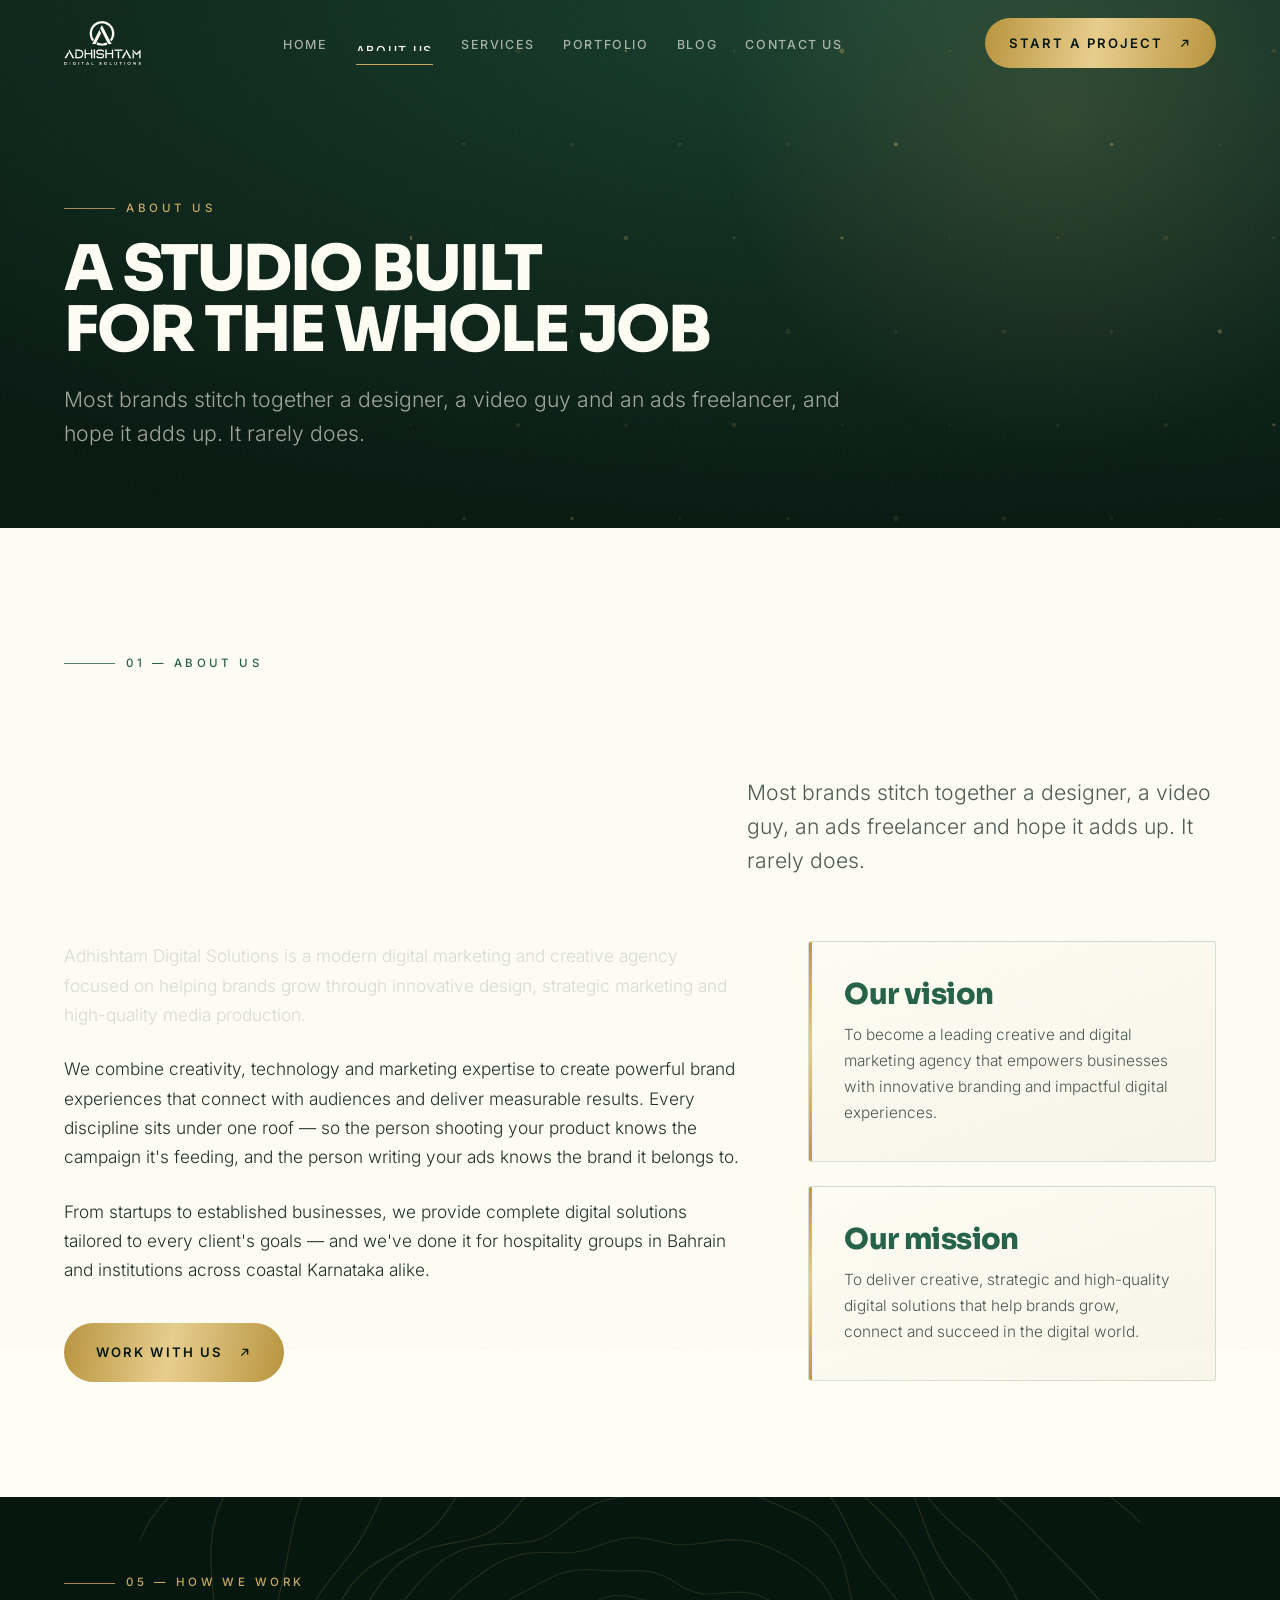
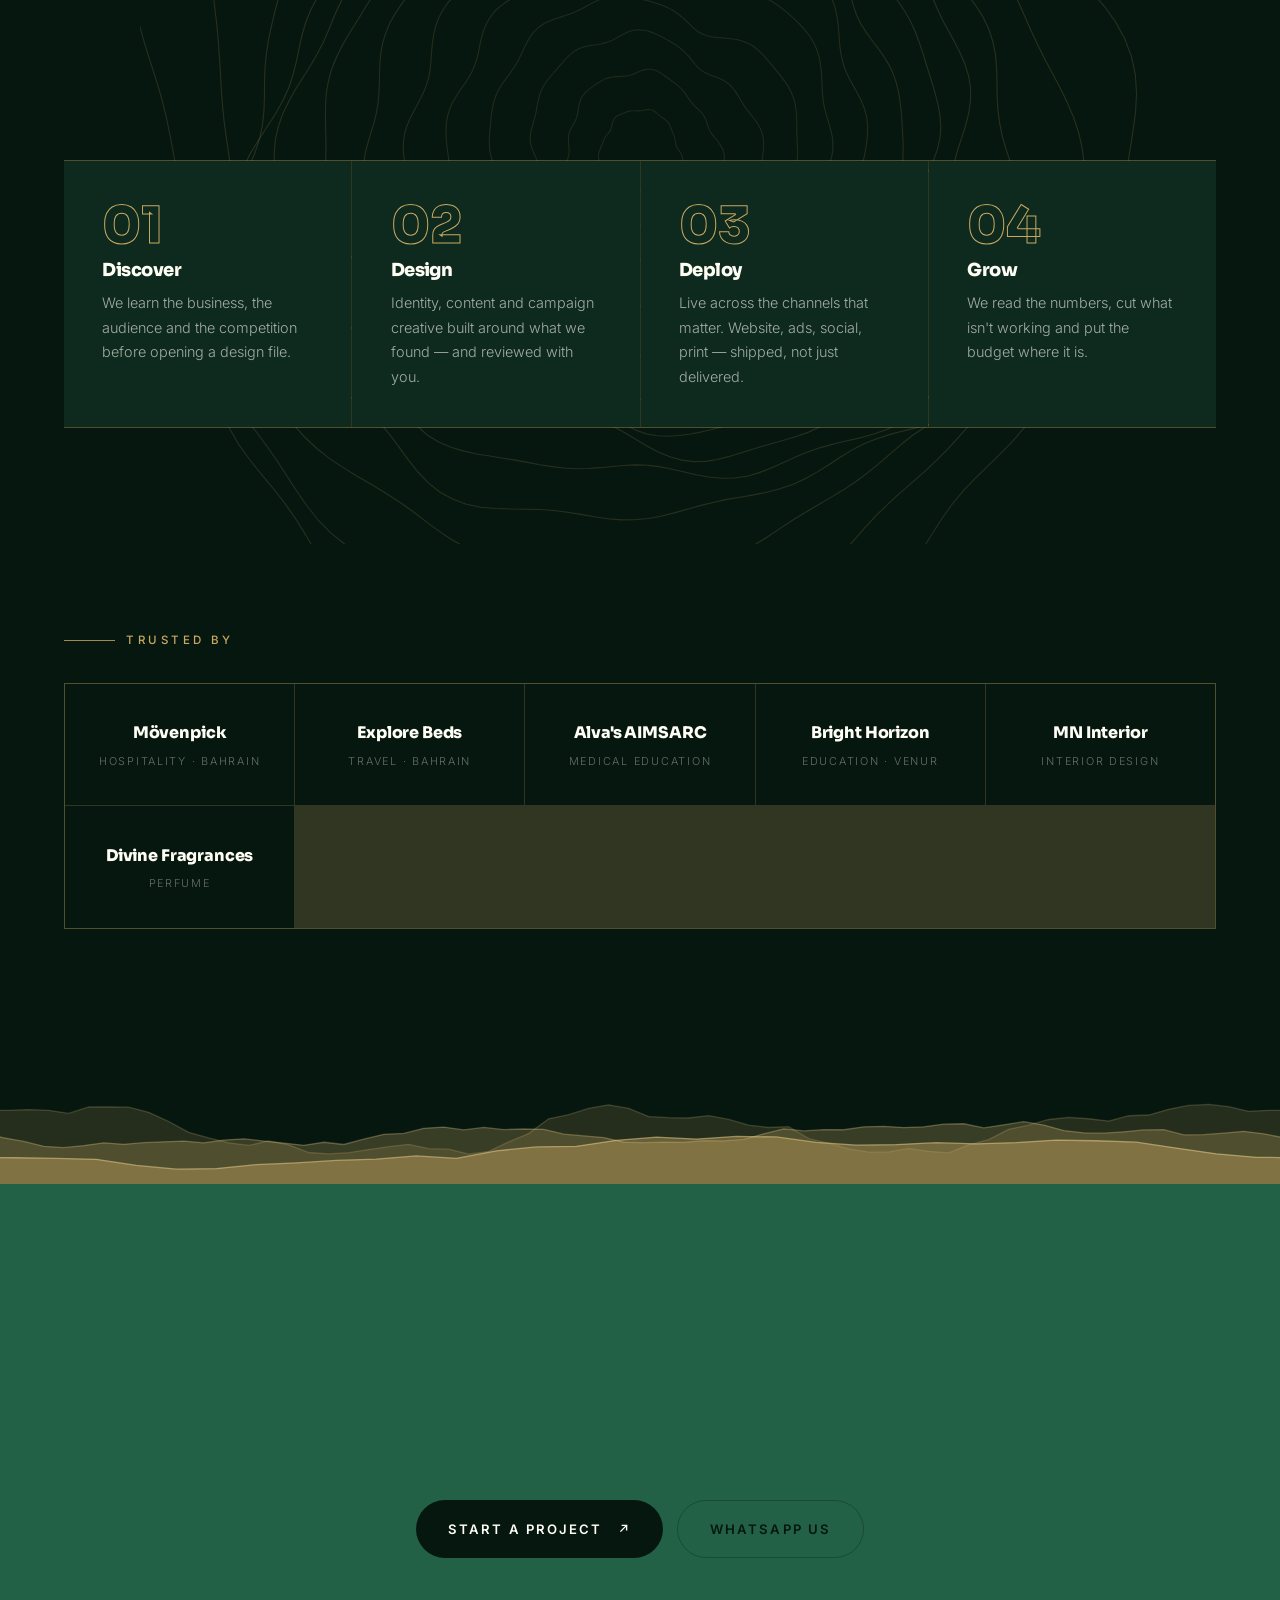
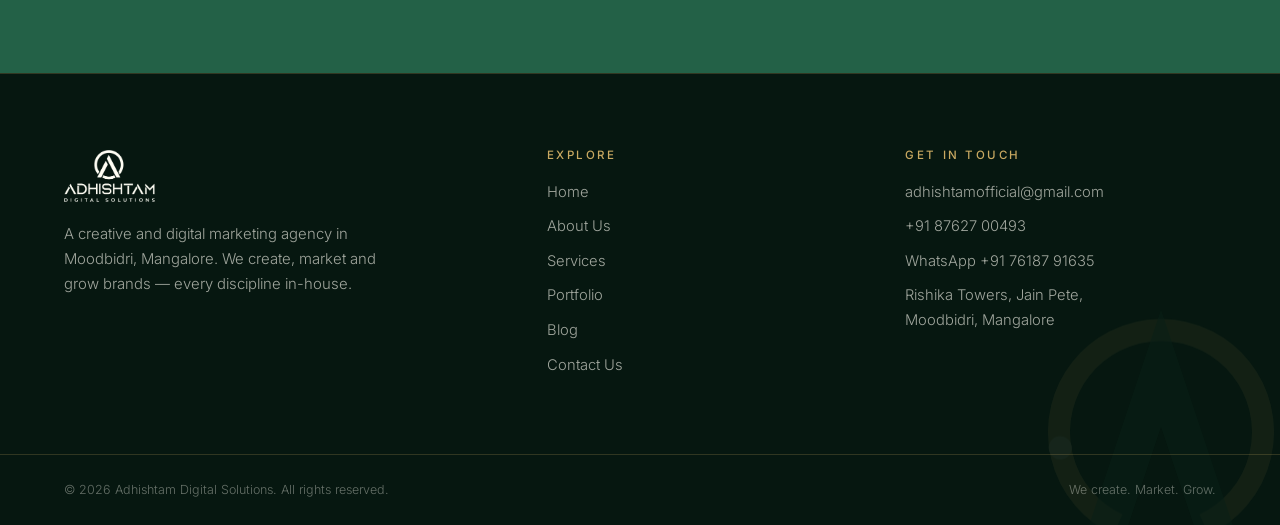
<file: about.html>
<!doctype html>
<html lang="en">
<head>
<meta charset="utf-8">
<meta name="viewport" content="width=device-width, initial-scale=1">
<title>About Us — Adhishtam Digital Solutions</title>
<meta name="description" content="A creative and digital marketing agency in Moodbidri, Mangalore. Every discipline in-house, from brand strategy to print production — for clients across coastal Karnataka and the Gulf.">
<meta name="theme-color" content="#061710">
<link rel="canonical" href="https://adhishtam.com/about.html">
<link rel="icon" href="assets/img/favicon.svg" type="image/svg+xml">
<link rel="apple-touch-icon" href="assets/img/logo-full.png">

<!-- Social scrapers do not resolve relative URLs — these must stay absolute. -->
<meta property="og:type" content="website">
<meta property="og:url" content="https://adhishtam.com/about.html">
<meta property="og:site_name" content="Adhishtam Digital Solutions">
<meta property="og:title" content="About Us — Adhishtam Digital Solutions">
<meta property="og:description" content="A creative and digital marketing agency in Moodbidri, Mangalore. Every discipline in-house, from brand strategy to print production — for clients across coastal Karnataka and the Gulf.">
<meta property="og:image" content="https://adhishtam.com/assets/img/og-card.png">
<meta property="og:image:width" content="1200">
<meta property="og:image:height" content="630">
<meta property="og:image:alt" content="Adhishtam Digital Solutions — we create, market, grow">
<meta name="twitter:card" content="summary_large_image">

<!-- Fonts are self-hosted: no third-party connection to negotiate on a phone,
     and no render-blocking stylesheet on someone else's server. -->
<link rel="preload" href="assets/fonts/sora-var.woff2" as="font" type="font/woff2" crossorigin>
<link rel="preload" href="assets/fonts/inter-var.woff2" as="font" type="font/woff2" crossorigin>
<link rel="stylesheet" href="assets/css/style.css">
<script>document.documentElement.classList.add('js');</script>
</head>
<body>
<a class="skip" href="#main">Skip to content</a>
<div class="progress" id="progress"></div>
<div class="cursor" id="cursor" aria-hidden="true"><span class="cursor__label">View</span></div>
<div class="cursor-dot" id="cursorDot" aria-hidden="true"></div>
<div class="grain" aria-hidden="true"></div>
<!-- nav -->
<header class="nav" id="nav">
  <div class="nav__inner">
    <a class="nav__logo" href="index.html" aria-label="Adhishtam Digital Solutions — home">
      <img src="assets/img/logo-full-cream.png" alt="Adhishtam Digital Solutions" width="1000" height="572">
    </a>
    <nav class="nav__links" aria-label="Primary">
      <a class="nav__link" href="index.html"><span class="swap"><b data-txt="Home">Home</b></span></a>
      <a class="nav__link is-active" href="about.html" aria-current="page"><span class="swap"><b data-txt="About Us">About Us</b></span></a>
      <a class="nav__link" href="services.html"><span class="swap"><b data-txt="Services">Services</b></span></a>
      <a class="nav__link" href="portfolio.html"><span class="swap"><b data-txt="Portfolio">Portfolio</b></span></a>
      <a class="nav__link" href="blog.html"><span class="swap"><b data-txt="Blog">Blog</b></span></a>
      <a class="nav__link" href="contact.html"><span class="swap"><b data-txt="Contact Us">Contact Us</b></span></a>
    </nav>
    <a class="btn nav__cta" href="contact.html" data-magnet>
      Start a project
      <svg viewBox="0 0 24 24" fill="none" stroke="currentColor" stroke-width="2.2" aria-hidden="true"><path d="M7 17 17 7M9 7h8v8"/></svg>
    </a>
    <button class="burger" id="burger" aria-label="Open menu" aria-expanded="false" aria-controls="menu">
      <span></span><span></span><span></span>
    </button>
  </div>
</header>

<!-- mobile menu -->
<div class="menu" id="menu">
  <nav class="menu__links" aria-label="Mobile">
    <a href="index.html">Home</a>
    <a href="about.html">About Us</a>
    <a href="services.html">Services</a>
    <a href="portfolio.html">Portfolio</a>
    <a href="blog.html">Blog</a>
    <a href="contact.html">Contact Us</a>
  </nav>
  <div class="menu__foot">
    <a href="mailto:adhishtamofficial@gmail.com">adhishtamofficial@gmail.com</a>
    <a href="tel:+918762700493">+91 87627 00493</a>
    <span>Rishika Towers, Jain Pete, Moodbidri</span>
  </div>
</div>

<main id="main">

<section class="page-hero has-deco">
  <img class="deco deco--hex" src="assets/anim/hex-drift.svg" alt="" aria-hidden="true" width="600" height="600">
  <div class="hero__glow" aria-hidden="true"></div>
  <div class="wrap" style="position:relative;z-index:2">
    <span class="eyebrow">About us</span>
    <h1 class="h2 rv-mask is-in" style="margin-block:1.2rem 1.4rem">A studio built<br>for the whole job</h1>
    <p class="lede" style="color:var(--cream-dim)">Most brands stitch together a designer, a video guy and an ads freelancer, and hope it adds up. It rarely does.</p>
  </div>
</section>

<!-- about -->
<section class="section section--cream" id="about">
  <div class="wrap">
    <div class="section-head section-head--split">
      <div class="rv">
        <span class="eyebrow">01 — About us</span>
        <h2 class="h2 rv-mask" style="margin-top:1.2rem">A studio built<br>for the whole job</h2>
      </div>
      <p class="lede rv rv-1" style="color:rgba(6,23,16,.72)">Most brands stitch together a designer, a video guy, an ads freelancer and hope it adds up. It rarely does.</p>
    </div>

    <div class="about__grid">
      <div class="about__body rv rvw" data-words>
        <p>Adhishtam Digital Solutions is a modern digital marketing and creative agency focused on helping brands grow through innovative design, strategic marketing and high-quality media production.</p>
        <p>We combine creativity, technology and marketing expertise to create powerful brand experiences that connect with audiences and deliver measurable results. Every discipline sits under one roof — so the person shooting your product knows the campaign it's feeding, and the person writing your ads knows the brand it belongs to.</p>
        <p>From startups to established businesses, we provide complete digital solutions tailored to every client's goals — and we've done it for hospitality groups in Bahrain and institutions across coastal Karnataka alike.</p>
        <div class="btn-row" style="margin-top:.8rem">
          <a class="btn" href="contact.html" data-magnet>Work with us
            <svg viewBox="0 0 24 24" fill="none" stroke="currentColor" stroke-width="2.2" aria-hidden="true"><path d="M7 17 17 7M9 7h8v8"/></svg>
          </a>
        </div>
      </div>

      <div class="vm">
        <div class="vm__card rv rv-1" data-inview>
          <h3 class="h3">Our vision</h3>
          <p>To become a leading creative and digital marketing agency that empowers businesses with innovative branding and impactful digital experiences.</p>
        </div>
        <div class="vm__card rv rv-2" data-inview>
          <h3 class="h3">Our mission</h3>
          <p>To deliver creative, strategic and high-quality digital solutions that help brands grow, connect and succeed in the digital world.</p>
        </div>
      </div>
    </div>
  </div>
</section>

<!-- process -->
<section class="section has-deco" style="padding-top:0">
  <img class="deco deco--topo" src="assets/anim/topo-summit.svg" alt="" aria-hidden="true" loading="lazy" width="600" height="600">
  <div class="wrap">
    <div class="section-head rv" style="margin-top:clamp(3rem,6vw,5rem)">
      <span class="eyebrow">05 — How we work</span>
      <h2 class="h2 rv-mask" style="margin-top:1.2rem">Four steps, no mystery</h2>
    </div>
  </div>
  <div class="wrap">
    <div class="steps rv rv-1">
      <div class="step"><span class="step__no">01</span><h3>Discover</h3><p>We learn the business, the audience and the competition before opening a design file.</p></div>
      <div class="step"><span class="step__no">02</span><h3>Design</h3><p>Identity, content and campaign creative built around what we found — and reviewed with you.</p></div>
      <div class="step"><span class="step__no">03</span><h3>Deploy</h3><p>Live across the channels that matter. Website, ads, social, print — shipped, not just delivered.</p></div>
      <div class="step"><span class="step__no">04</span><h3>Grow</h3><p>We read the numbers, cut what isn't working and put the budget where it is.</p></div>
    </div>
  </div>
</section>

<!-- clients -->
<section class="section" style="padding-block:clamp(3rem,6vw,5rem)">
  <div class="wrap">
    <span class="eyebrow rv" style="margin-bottom:2rem;display:inline-flex">Trusted by</span>
    <div class="clients rv rv-1">
      <div class="client"><b>Mövenpick</b><span>Hospitality · Bahrain</span></div>
      <div class="client"><b>Explore Beds</b><span>Travel · Bahrain</span></div>
      <div class="client"><b>Alva's AIMSARC</b><span>Medical education</span></div>
      <div class="client"><b>Bright Horizon</b><span>Education · Venur</span></div>
      <div class="client"><b>MN Interior</b><span>Interior design</span></div>
      <div class="client"><b>Divine Fragrances</b><span>Perfume</span></div>
    </div>
  </div>
</section>

<!-- ridge — three parallax layers of summit profile leading into the CTA -->
<div class="ridge" aria-hidden="true">
  <img src="assets/anim/ridge.svg" alt="" loading="lazy" width="1200" height="220">
</div>

<!-- CTA -->
<section class="cta has-deco">
  <img class="deco deco--flow" src="assets/anim/gold-flow.svg" alt="" aria-hidden="true" loading="lazy" width="600" height="600">
  <div class="wrap cta__inner">
    <span class="eyebrow eyebrow--plain rv" style="color:var(--ink)">Ready when you are</span>
    <!-- Split exactly as the closing page of their 2026 deck does it:
         first line cream, second line gold. -->
    <h2 class="h2 rv rv-1">Let&rsquo;s build your<br><span class="gold-text gold-text--shine">brand digitally</span></h2>
    <div class="btn-row rv rv-2" style="justify-content:center">
      <a class="btn" href="contact.html" data-magnet style="background:var(--ink);color:var(--cream)">Start a project
        <svg viewBox="0 0 24 24" fill="none" stroke="currentColor" stroke-width="2.2" aria-hidden="true"><path d="M7 17 17 7M9 7h8v8"/></svg>
      </a>
      <a class="btn btn--ghost" href="https://wa.me/917618791635" target="_blank" rel="noopener" data-magnet style="color:var(--ink);border-color:rgba(6,23,16,.3)">WhatsApp us</a>
    </div>
  </div>
</section>
</main>

<footer class="footer">
  <img class="footer__mark" src="assets/anim/mark-orbit.svg" alt="" aria-hidden="true" loading="lazy" width="100" height="100">
  <div class="wrap footer__top">
    <div>
      <div class="footer__logo"><img src="assets/img/logo-full-cream.png" alt="Adhishtam Digital Solutions" width="1000" height="572" loading="lazy"></div>
      <p class="footer__tag">A creative and digital marketing agency in Moodbidri, Mangalore. We create, market and grow brands — every discipline in-house.</p>
    </div>
    <div>
      <h4>Explore</h4>
      <ul class="footer__list">
        <li><a href="index.html">Home</a></li>
        <li><a href="about.html">About Us</a></li>
        <li><a href="services.html">Services</a></li>
        <li><a href="portfolio.html">Portfolio</a></li>
        <li><a href="blog.html">Blog</a></li>
        <li><a href="contact.html">Contact Us</a></li>
      </ul>
    </div>
    <div>
      <h4>Get in touch</h4>
      <ul class="footer__list">
        <li><a href="mailto:adhishtamofficial@gmail.com">adhishtamofficial@gmail.com</a></li>
        <li><a href="tel:+918762700493">+91 87627 00493</a></li>
        <li><a href="https://wa.me/917618791635" target="_blank" rel="noopener">WhatsApp +91 76187 91635</a></li>
        <li>Rishika Towers, Jain Pete,<br>Moodbidri, Mangalore</li>
      </ul>
    </div>
  </div>
  <div class="wrap footer__bar">
    <span>© <span id="yr">2026</span> Adhishtam Digital Solutions. All rights reserved.</span>
    <span>We create. Market. Grow.</span>
  </div>
</footer>

<script src="assets/js/main.js"></script>
</body>
</html>
</file>
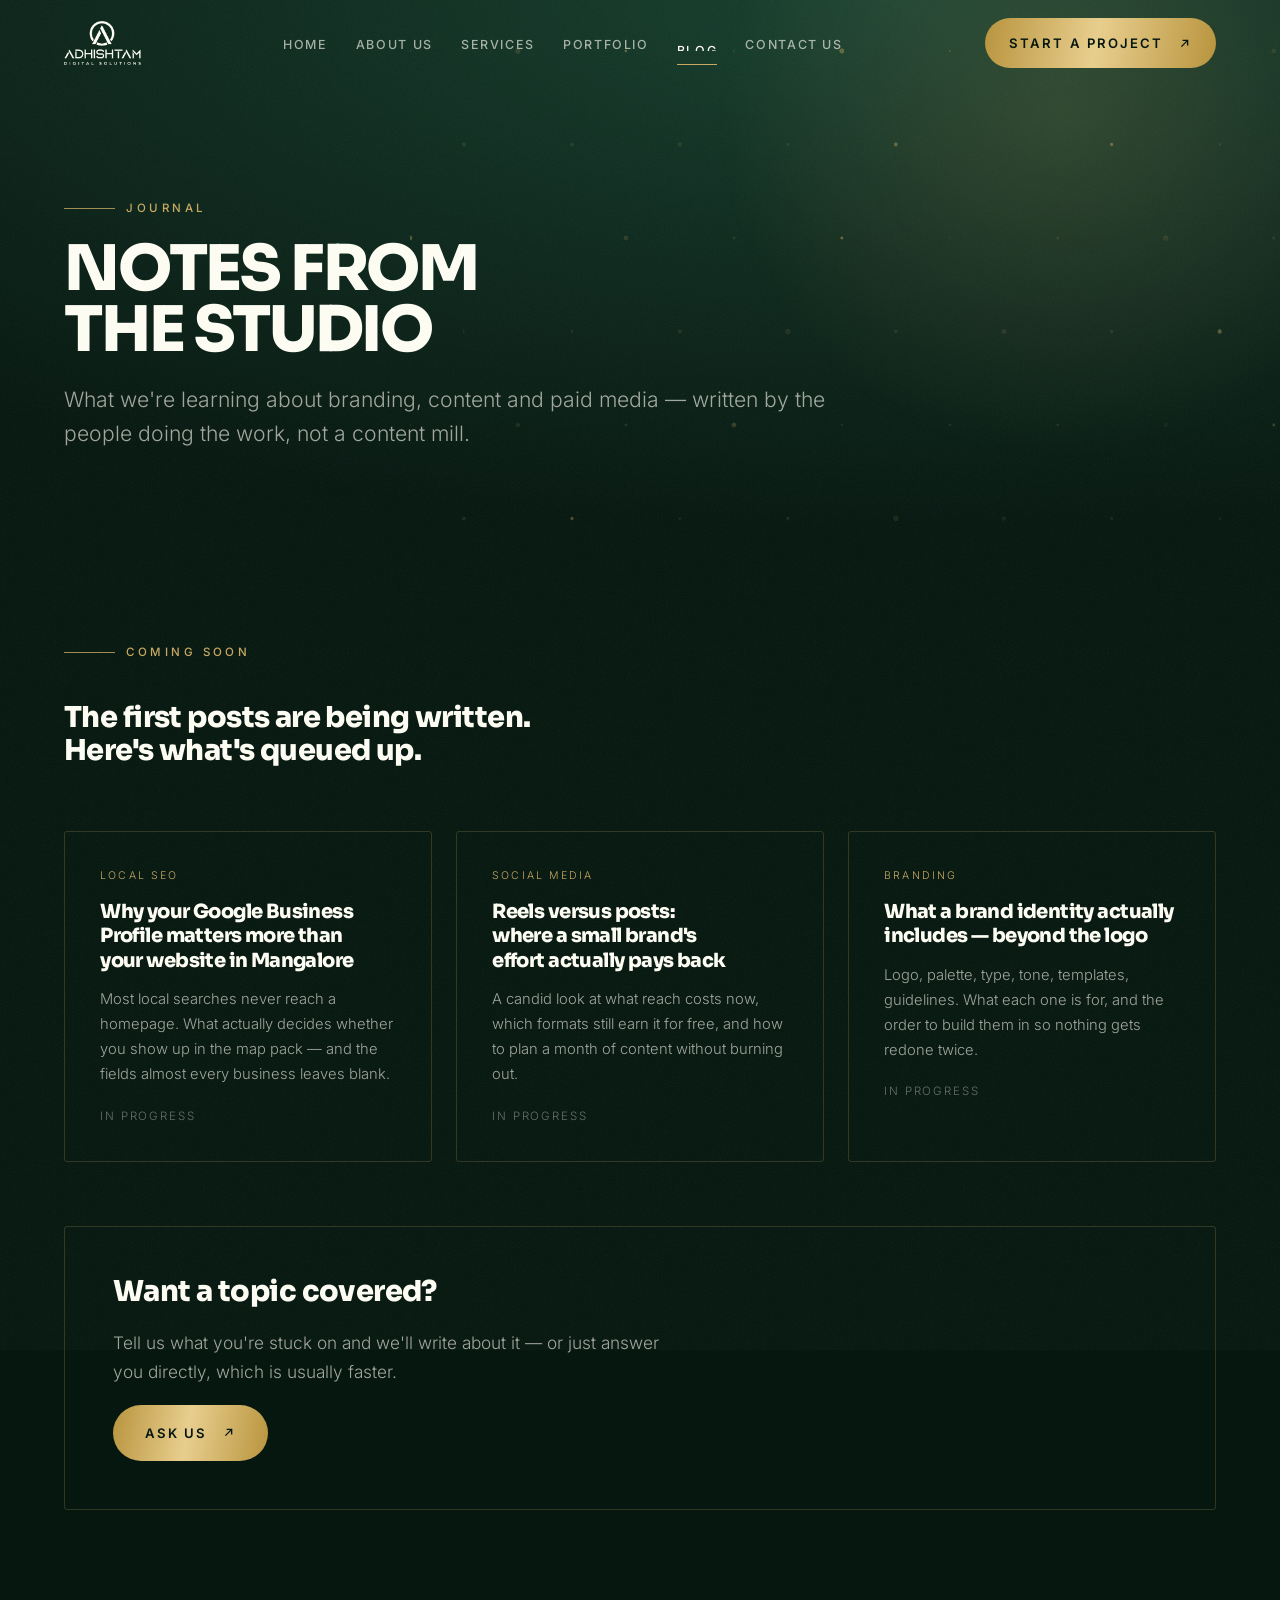
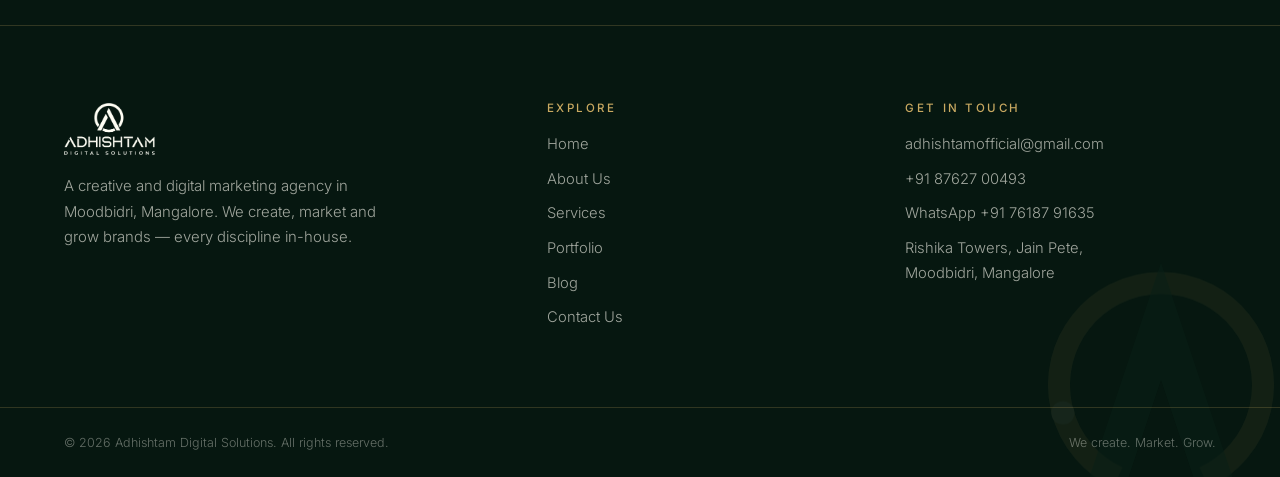
<file: blog.html>
<!doctype html>
<html lang="en">
<head>
<meta charset="utf-8">
<meta name="viewport" content="width=device-width, initial-scale=1">
<title>Blog — Adhishtam Digital Solutions</title>
<meta name="description" content="Notes on branding, social media, advertising and content from the Adhishtam Digital Solutions team in Moodbidri, Mangalore.">
<meta name="theme-color" content="#061710">
<link rel="icon" href="assets/img/favicon.svg" type="image/svg+xml">
<link rel="apple-touch-icon" href="assets/img/logo-full.png">

<link rel="canonical" href="https://adhishtam.com/blog.html">
<meta property="og:type" content="website">
<meta property="og:url" content="https://adhishtam.com/blog.html">
<meta property="og:site_name" content="Adhishtam Digital Solutions">
<meta property="og:title" content="Blog — Adhishtam Digital Solutions">
<meta property="og:description" content="Notes on branding, social media, advertising and content.">
<meta property="og:image" content="https://adhishtam.com/assets/img/og-card.png">
<meta property="og:image:width" content="1200">
<meta property="og:image:height" content="630">
<meta property="og:image:alt" content="Adhishtam Digital Solutions — we create, market, grow">

<link rel="preload" href="assets/fonts/sora-var.woff2" as="font" type="font/woff2" crossorigin>
<link rel="preload" href="assets/fonts/inter-var.woff2" as="font" type="font/woff2" crossorigin>
<link rel="stylesheet" href="assets/css/style.css">
<script>document.documentElement.classList.add('js');</script>
</head>
<body>
<a class="skip" href="#main">Skip to content</a>

<div class="progress" id="progress"></div>
<div class="cursor" id="cursor" aria-hidden="true"><span class="cursor__label">View</span></div>
<div class="cursor-dot" id="cursorDot" aria-hidden="true"></div>
<div class="grain" aria-hidden="true"></div>

<header class="nav" id="nav">
  <div class="nav__inner">
    <a class="nav__logo" href="index.html" aria-label="Adhishtam Digital Solutions — home">
      <img src="assets/img/logo-full-cream.png" alt="Adhishtam Digital Solutions" width="1000" height="572">
    </a>
    <nav class="nav__links" aria-label="Primary">
      <a class="nav__link" href="index.html"><span class="swap"><b data-txt="Home">Home</b></span></a>
      <a class="nav__link" href="about.html"><span class="swap"><b data-txt="About Us">About Us</b></span></a>
      <a class="nav__link" href="services.html"><span class="swap"><b data-txt="Services">Services</b></span></a>
      <a class="nav__link" href="portfolio.html"><span class="swap"><b data-txt="Portfolio">Portfolio</b></span></a>
      <a class="nav__link is-active" href="blog.html" aria-current="page"><span class="swap"><b data-txt="Blog">Blog</b></span></a>
      <a class="nav__link" href="contact.html"><span class="swap"><b data-txt="Contact Us">Contact Us</b></span></a>
    </nav>
    <a class="btn nav__cta" href="contact.html" data-magnet>
      Start a project
      <svg viewBox="0 0 24 24" fill="none" stroke="currentColor" stroke-width="2.2" aria-hidden="true"><path d="M7 17 17 7M9 7h8v8"/></svg>
    </a>
    <button class="burger" id="burger" aria-label="Open menu" aria-expanded="false" aria-controls="menu">
      <span></span><span></span><span></span>
    </button>
  </div>
</header>

<div class="menu" id="menu">
  <nav class="menu__links" aria-label="Mobile">
    <a href="index.html">Home</a>
    <a href="about.html">About Us</a>
    <a href="services.html">Services</a>
    <a href="portfolio.html">Portfolio</a>
    <a href="blog.html">Blog</a>
    <a href="contact.html">Contact Us</a>
  </nav>
  <div class="menu__foot">
    <a href="mailto:adhishtamofficial@gmail.com">adhishtamofficial@gmail.com</a>
    <a href="tel:+918762700493">+91 87627 00493</a>
    <span>Rishika Towers, Jain Pete, Moodbidri</span>
  </div>
</div>

<main id="main">

<section class="page-hero has-deco">
  <img class="deco deco--hex" src="assets/anim/hex-drift.svg" alt="" aria-hidden="true" width="600" height="600">
  <div class="hero__glow" aria-hidden="true"></div>
  <div class="wrap" style="position:relative;z-index:2">
    <span class="eyebrow">Journal</span>
    <h1 class="h2 rv-mask is-in" style="margin-block:1.2rem 1.4rem">Notes from<br>the studio</h1>
    <p class="lede" style="color:var(--cream-dim)">What we're learning about branding, content and paid media — written by the people doing the work, not a content mill.</p>
  </div>
</section>

<section class="section">
  <div class="wrap">
    <div class="section-head rv">
      <span class="eyebrow">Coming soon</span>
      <h2 class="h3" style="margin-top:1rem;max-width:34ch">The first posts are being written. Here's what's queued up.</h2>
    </div>

    <div class="posts">
      <article class="post rv">
        <span class="post__tag">Local SEO</span>
        <h3>Why your Google Business Profile matters more than your website in Mangalore</h3>
        <p>Most local searches never reach a homepage. What actually decides whether you show up in the map pack — and the fields almost every business leaves blank.</p>
        <span class="post__soon">In progress</span>
      </article>

      <article class="post rv rv-1">
        <span class="post__tag">Social Media</span>
        <h3>Reels versus posts: where a small brand's effort actually pays back</h3>
        <p>A candid look at what reach costs now, which formats still earn it for free, and how to plan a month of content without burning out.</p>
        <span class="post__soon">In progress</span>
      </article>

      <article class="post rv rv-2">
        <span class="post__tag">Branding</span>
        <h3>What a brand identity actually includes — beyond the logo</h3>
        <p>Logo, palette, type, tone, templates, guidelines. What each one is for, and the order to build them in so nothing gets redone twice.</p>
        <span class="post__soon">In progress</span>
      </article>
    </div>

    <div class="rv rv-3" style="margin-top:clamp(2.5rem,5vw,4rem);padding:clamp(1.8rem,4vw,3rem);border:1px solid var(--hair);border-radius:3px;display:grid;gap:1.2rem;justify-items:start">
      <h3 class="h3">Want a topic covered?</h3>
      <p style="color:var(--cream-dim);max-width:52ch">Tell us what you're stuck on and we'll write about it — or just answer you directly, which is usually faster.</p>
      <a class="btn" href="contact.html" data-magnet>Ask us
        <svg viewBox="0 0 24 24" fill="none" stroke="currentColor" stroke-width="2.2" aria-hidden="true"><path d="M7 17 17 7M9 7h8v8"/></svg>
      </a>
    </div>
  </div>
</section>

</main>

<footer class="footer">
  <img class="footer__mark" src="assets/anim/mark-orbit.svg" alt="" aria-hidden="true" loading="lazy" width="100" height="100">
  <div class="wrap footer__top">
    <div>
      <div class="footer__logo"><img src="assets/img/logo-full-cream.png" alt="Adhishtam Digital Solutions" width="1000" height="572" loading="lazy"></div>
      <p class="footer__tag">A creative and digital marketing agency in Moodbidri, Mangalore. We create, market and grow brands — every discipline in-house.</p>
    </div>
    <div>
      <h4>Explore</h4>
      <ul class="footer__list">
        <li><a href="index.html">Home</a></li>
        <li><a href="about.html">About Us</a></li>
        <li><a href="services.html">Services</a></li>
        <li><a href="portfolio.html">Portfolio</a></li>
        <li><a href="blog.html">Blog</a></li>
        <li><a href="contact.html">Contact Us</a></li>
      </ul>
    </div>
    <div>
      <h4>Get in touch</h4>
      <ul class="footer__list">
        <li><a href="mailto:adhishtamofficial@gmail.com">adhishtamofficial@gmail.com</a></li>
        <li><a href="tel:+918762700493">+91 87627 00493</a></li>
        <li><a href="https://wa.me/917618791635" target="_blank" rel="noopener">WhatsApp +91 76187 91635</a></li>
        <li>Rishika Towers, Jain Pete,<br>Moodbidri, Mangalore</li>
      </ul>
    </div>
  </div>
  <div class="wrap footer__bar">
    <span>© <span id="yr">2026</span> Adhishtam Digital Solutions. All rights reserved.</span>
    <span>We create. Market. Grow.</span>
  </div>
</footer>

<script src="assets/js/main.js"></script>
</body>
</html>
</file>
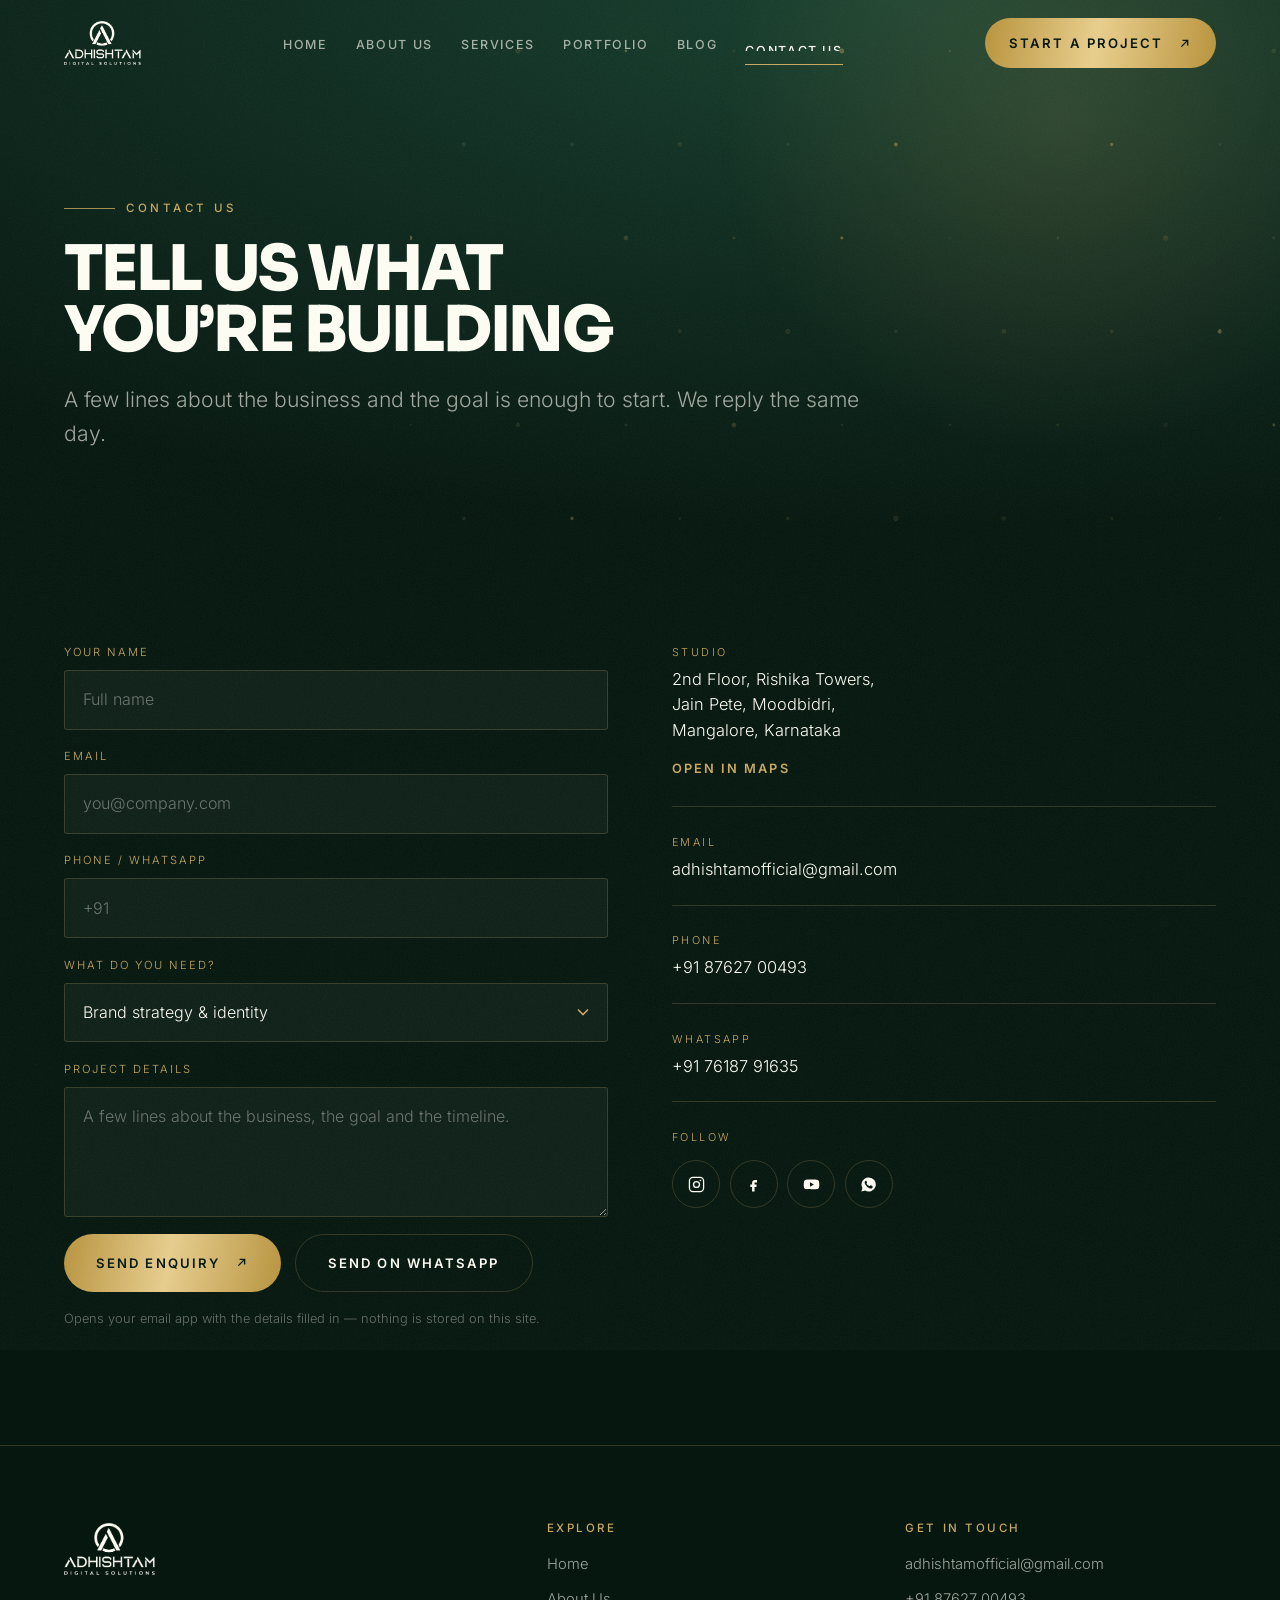
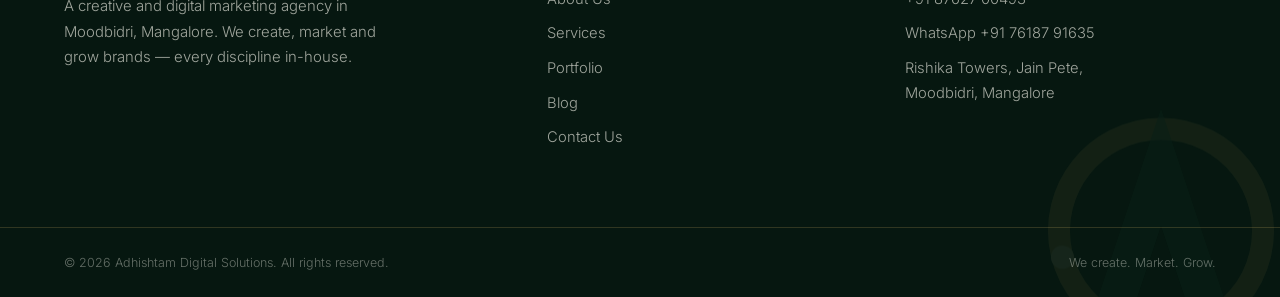
<file: contact.html>
<!doctype html>
<html lang="en">
<head>
<meta charset="utf-8">
<meta name="viewport" content="width=device-width, initial-scale=1">
<title>Contact Us — Adhishtam Digital Solutions</title>
<meta name="description" content="Talk to Adhishtam Digital Solutions — 2nd Floor, Rishika Towers, Jain Pete, Moodbidri, Mangalore. Email adhishtamofficial@gmail.com or message us on WhatsApp.">
<meta name="theme-color" content="#061710">
<link rel="canonical" href="https://adhishtam.com/contact.html">
<link rel="icon" href="assets/img/favicon.svg" type="image/svg+xml">
<link rel="apple-touch-icon" href="assets/img/logo-full.png">

<!-- Social scrapers do not resolve relative URLs — these must stay absolute. -->
<meta property="og:type" content="website">
<meta property="og:url" content="https://adhishtam.com/contact.html">
<meta property="og:site_name" content="Adhishtam Digital Solutions">
<meta property="og:title" content="Contact Us — Adhishtam Digital Solutions">
<meta property="og:description" content="Talk to Adhishtam Digital Solutions — 2nd Floor, Rishika Towers, Jain Pete, Moodbidri, Mangalore. Email adhishtamofficial@gmail.com or message us on WhatsApp.">
<meta property="og:image" content="https://adhishtam.com/assets/img/og-card.png">
<meta property="og:image:width" content="1200">
<meta property="og:image:height" content="630">
<meta property="og:image:alt" content="Adhishtam Digital Solutions — we create, market, grow">
<meta name="twitter:card" content="summary_large_image">

<!-- Fonts are self-hosted: no third-party connection to negotiate on a phone,
     and no render-blocking stylesheet on someone else's server. -->
<link rel="preload" href="assets/fonts/sora-var.woff2" as="font" type="font/woff2" crossorigin>
<link rel="preload" href="assets/fonts/inter-var.woff2" as="font" type="font/woff2" crossorigin>
<link rel="stylesheet" href="assets/css/style.css">
<script>document.documentElement.classList.add('js');</script>
</head>
<body>
<a class="skip" href="#main">Skip to content</a>
<div class="progress" id="progress"></div>
<div class="cursor" id="cursor" aria-hidden="true"><span class="cursor__label">View</span></div>
<div class="cursor-dot" id="cursorDot" aria-hidden="true"></div>
<div class="grain" aria-hidden="true"></div>
<!-- nav -->
<header class="nav" id="nav">
  <div class="nav__inner">
    <a class="nav__logo" href="index.html" aria-label="Adhishtam Digital Solutions — home">
      <img src="assets/img/logo-full-cream.png" alt="Adhishtam Digital Solutions" width="1000" height="572">
    </a>
    <nav class="nav__links" aria-label="Primary">
      <a class="nav__link" href="index.html"><span class="swap"><b data-txt="Home">Home</b></span></a>
      <a class="nav__link" href="about.html"><span class="swap"><b data-txt="About Us">About Us</b></span></a>
      <a class="nav__link" href="services.html"><span class="swap"><b data-txt="Services">Services</b></span></a>
      <a class="nav__link" href="portfolio.html"><span class="swap"><b data-txt="Portfolio">Portfolio</b></span></a>
      <a class="nav__link" href="blog.html"><span class="swap"><b data-txt="Blog">Blog</b></span></a>
      <a class="nav__link is-active" href="contact.html" aria-current="page"><span class="swap"><b data-txt="Contact Us">Contact Us</b></span></a>
    </nav>
    <a class="btn nav__cta" href="contact.html" data-magnet>
      Start a project
      <svg viewBox="0 0 24 24" fill="none" stroke="currentColor" stroke-width="2.2" aria-hidden="true"><path d="M7 17 17 7M9 7h8v8"/></svg>
    </a>
    <button class="burger" id="burger" aria-label="Open menu" aria-expanded="false" aria-controls="menu">
      <span></span><span></span><span></span>
    </button>
  </div>
</header>

<!-- mobile menu -->
<div class="menu" id="menu">
  <nav class="menu__links" aria-label="Mobile">
    <a href="index.html">Home</a>
    <a href="about.html">About Us</a>
    <a href="services.html">Services</a>
    <a href="portfolio.html">Portfolio</a>
    <a href="blog.html">Blog</a>
    <a href="contact.html">Contact Us</a>
  </nav>
  <div class="menu__foot">
    <a href="mailto:adhishtamofficial@gmail.com">adhishtamofficial@gmail.com</a>
    <a href="tel:+918762700493">+91 87627 00493</a>
    <span>Rishika Towers, Jain Pete, Moodbidri</span>
  </div>
</div>

<main id="main">

<section class="page-hero has-deco">
  <img class="deco deco--hex" src="assets/anim/hex-drift.svg" alt="" aria-hidden="true" width="600" height="600">
  <div class="hero__glow" aria-hidden="true"></div>
  <div class="wrap" style="position:relative;z-index:2">
    <span class="eyebrow">Contact us</span>
    <h1 class="h2 rv-mask is-in" style="margin-block:1.2rem 1.4rem">Tell us what<br>you&rsquo;re building</h1>
    <p class="lede" style="color:var(--cream-dim)">A few lines about the business and the goal is enough to start. We reply the same day.</p>
  </div>
</section>

<!-- contact -->
<section class="section" id="contact">
  <div class="wrap">
        <div class="contact__grid">
      <form class="rv" id="contactForm" novalidate>
        <div class="field">
          <label for="cf-name">Your name</label>
          <input id="cf-name" name="name" type="text" placeholder="Full name" required autocomplete="name">
        </div>
        <div class="field">
          <label for="cf-email">Email</label>
          <input id="cf-email" name="email" type="email" placeholder="you@company.com" required autocomplete="email">
        </div>
        <div class="field">
          <label for="cf-phone">Phone / WhatsApp</label>
          <input id="cf-phone" name="phone" type="tel" placeholder="+91" autocomplete="tel">
        </div>
        <div class="field">
          <label for="cf-service">What do you need?</label>
          <select id="cf-service" name="service">
            <option>Brand strategy &amp; identity</option>
            <option>Graphic design</option>
            <option>Web design &amp; development</option>
            <option>Digital marketing &amp; ads</option>
            <option>Social media management</option>
            <option>Video &amp; motion</option>
            <option>Photography</option>
            <option>Print &amp; production</option>
            <option>Strategy, consulting &amp; PR</option>
            <option>Not sure yet — advise me</option>
          </select>
        </div>
        <div class="field">
          <label for="cf-msg">Project details</label>
          <textarea id="cf-msg" name="message" placeholder="A few lines about the business, the goal and the timeline."></textarea>
        </div>
        <div class="btn-row">
          <button class="btn" type="submit" data-magnet>Send enquiry
            <svg viewBox="0 0 24 24" fill="none" stroke="currentColor" stroke-width="2.2" aria-hidden="true"><path d="M7 17 17 7M9 7h8v8"/></svg>
          </button>
          <button class="btn btn--ghost" type="button" id="waSend" data-magnet>Send on WhatsApp</button>
        </div>
        <p class="form-note" id="formNote">Opens your email app with the details filled in — nothing is stored on this site.</p>
      </form>

      <div class="info rv rv-1">
        <div class="info__row">
          <span class="info__k">Studio</span>
          <span class="info__v">2nd Floor, Rishika Towers,<br>Jain Pete, Moodbidri,<br>Mangalore, Karnataka</span>
          <a class="tlink" style="margin-top:.6rem" href="https://www.google.com/maps/search/?api=1&query=Rishika+Towers+Jain+Pete+Moodbidri" target="_blank" rel="noopener">Open in maps</a>
        </div>
        <div class="info__row">
          <span class="info__k">Email</span>
          <span class="info__v"><a href="mailto:adhishtamofficial@gmail.com">adhishtamofficial@gmail.com</a></span>
        </div>
        <div class="info__row">
          <span class="info__k">Phone</span>
          <span class="info__v"><a href="tel:+918762700493">+91 87627 00493</a></span>
        </div>
        <div class="info__row">
          <span class="info__k">WhatsApp</span>
          <span class="info__v"><a href="https://wa.me/917618791635" target="_blank" rel="noopener">+91 76187 91635</a></span>
        </div>
        <div class="info__row">
          <span class="info__k">Follow</span>
          <div class="socials" style="margin-top:.5rem">
            <a class="social" href="https://www.instagram.com/adhishtam.in/" target="_blank" rel="noopener" aria-label="Instagram">
              <svg viewBox="0 0 24 24" fill="none" stroke="currentColor" stroke-width="1.8"><rect x="2" y="2" width="20" height="20" rx="5"/><circle cx="12" cy="12" r="4.2"/><circle cx="17.6" cy="6.4" r="1.1" fill="currentColor" stroke="none"/></svg>
            </a>
            <a class="social" href="https://www.facebook.com/profile.php?id=61591396898763" target="_blank" rel="noopener" aria-label="Facebook">
              <svg viewBox="0 0 24 24" fill="currentColor"><path d="M14 9h3V5.5h-3c-2.2 0-4 1.8-4 4V12H7.5v3.5H10V22h3.5v-6.5H16L16.5 12H13.5V9.5c0-.3.2-.5.5-.5z"/></svg>
            </a>
            <a class="social" href="https://www.youtube.com/@AdhishtamDigitalSolutions" target="_blank" rel="noopener" aria-label="YouTube">
              <svg viewBox="0 0 24 24" fill="currentColor"><path d="M22.5 7.4a2.7 2.7 0 0 0-1.9-1.9C18.9 5 12 5 12 5s-6.9 0-8.6.5A2.7 2.7 0 0 0 1.5 7.4 28 28 0 0 0 1 12a28 28 0 0 0 .5 4.6 2.7 2.7 0 0 0 1.9 1.9C5.1 19 12 19 12 19s6.9 0 8.6-.5a2.7 2.7 0 0 0 1.9-1.9A28 28 0 0 0 23 12a28 28 0 0 0-.5-4.6zM9.8 15.2V8.8l5.6 3.2z"/></svg>
            </a>
            <a class="social" href="https://wa.me/917618791635" target="_blank" rel="noopener" aria-label="WhatsApp">
              <svg viewBox="0 0 24 24" fill="currentColor"><path d="M12 2a10 10 0 0 0-8.6 15L2 22l5.2-1.4A10 10 0 1 0 12 2zm5.8 14.2c-.2.7-1.4 1.3-2 1.4-.5.1-1.2.1-1.9-.1a12 12 0 0 1-6.4-5.6C6.9 10.8 6.6 9.8 6.6 9c0-.9.4-1.6.8-2 .2-.2.4-.3.6-.3h.5c.2 0 .4 0 .6.5l.8 1.9c.1.2 0 .4-.1.6l-.4.5c-.1.2-.3.3-.1.6a9 9 0 0 0 4 3.4c.3.1.5.1.7-.1l.8-1c.2-.2.3-.2.6-.1l1.8.9c.3.1.5.2.5.4z"/></svg>
            </a>
          </div>
        </div>
      </div>
    </div>
  </div>
</section>
</main>

<footer class="footer">
  <img class="footer__mark" src="assets/anim/mark-orbit.svg" alt="" aria-hidden="true" loading="lazy" width="100" height="100">
  <div class="wrap footer__top">
    <div>
      <div class="footer__logo"><img src="assets/img/logo-full-cream.png" alt="Adhishtam Digital Solutions" width="1000" height="572" loading="lazy"></div>
      <p class="footer__tag">A creative and digital marketing agency in Moodbidri, Mangalore. We create, market and grow brands — every discipline in-house.</p>
    </div>
    <div>
      <h4>Explore</h4>
      <ul class="footer__list">
        <li><a href="index.html">Home</a></li>
        <li><a href="about.html">About Us</a></li>
        <li><a href="services.html">Services</a></li>
        <li><a href="portfolio.html">Portfolio</a></li>
        <li><a href="blog.html">Blog</a></li>
        <li><a href="contact.html">Contact Us</a></li>
      </ul>
    </div>
    <div>
      <h4>Get in touch</h4>
      <ul class="footer__list">
        <li><a href="mailto:adhishtamofficial@gmail.com">adhishtamofficial@gmail.com</a></li>
        <li><a href="tel:+918762700493">+91 87627 00493</a></li>
        <li><a href="https://wa.me/917618791635" target="_blank" rel="noopener">WhatsApp +91 76187 91635</a></li>
        <li>Rishika Towers, Jain Pete,<br>Moodbidri, Mangalore</li>
      </ul>
    </div>
  </div>
  <div class="wrap footer__bar">
    <span>© <span id="yr">2026</span> Adhishtam Digital Solutions. All rights reserved.</span>
    <span>We create. Market. Grow.</span>
  </div>
</footer>

<script src="assets/js/main.js"></script>
</body>
</html>
</file>
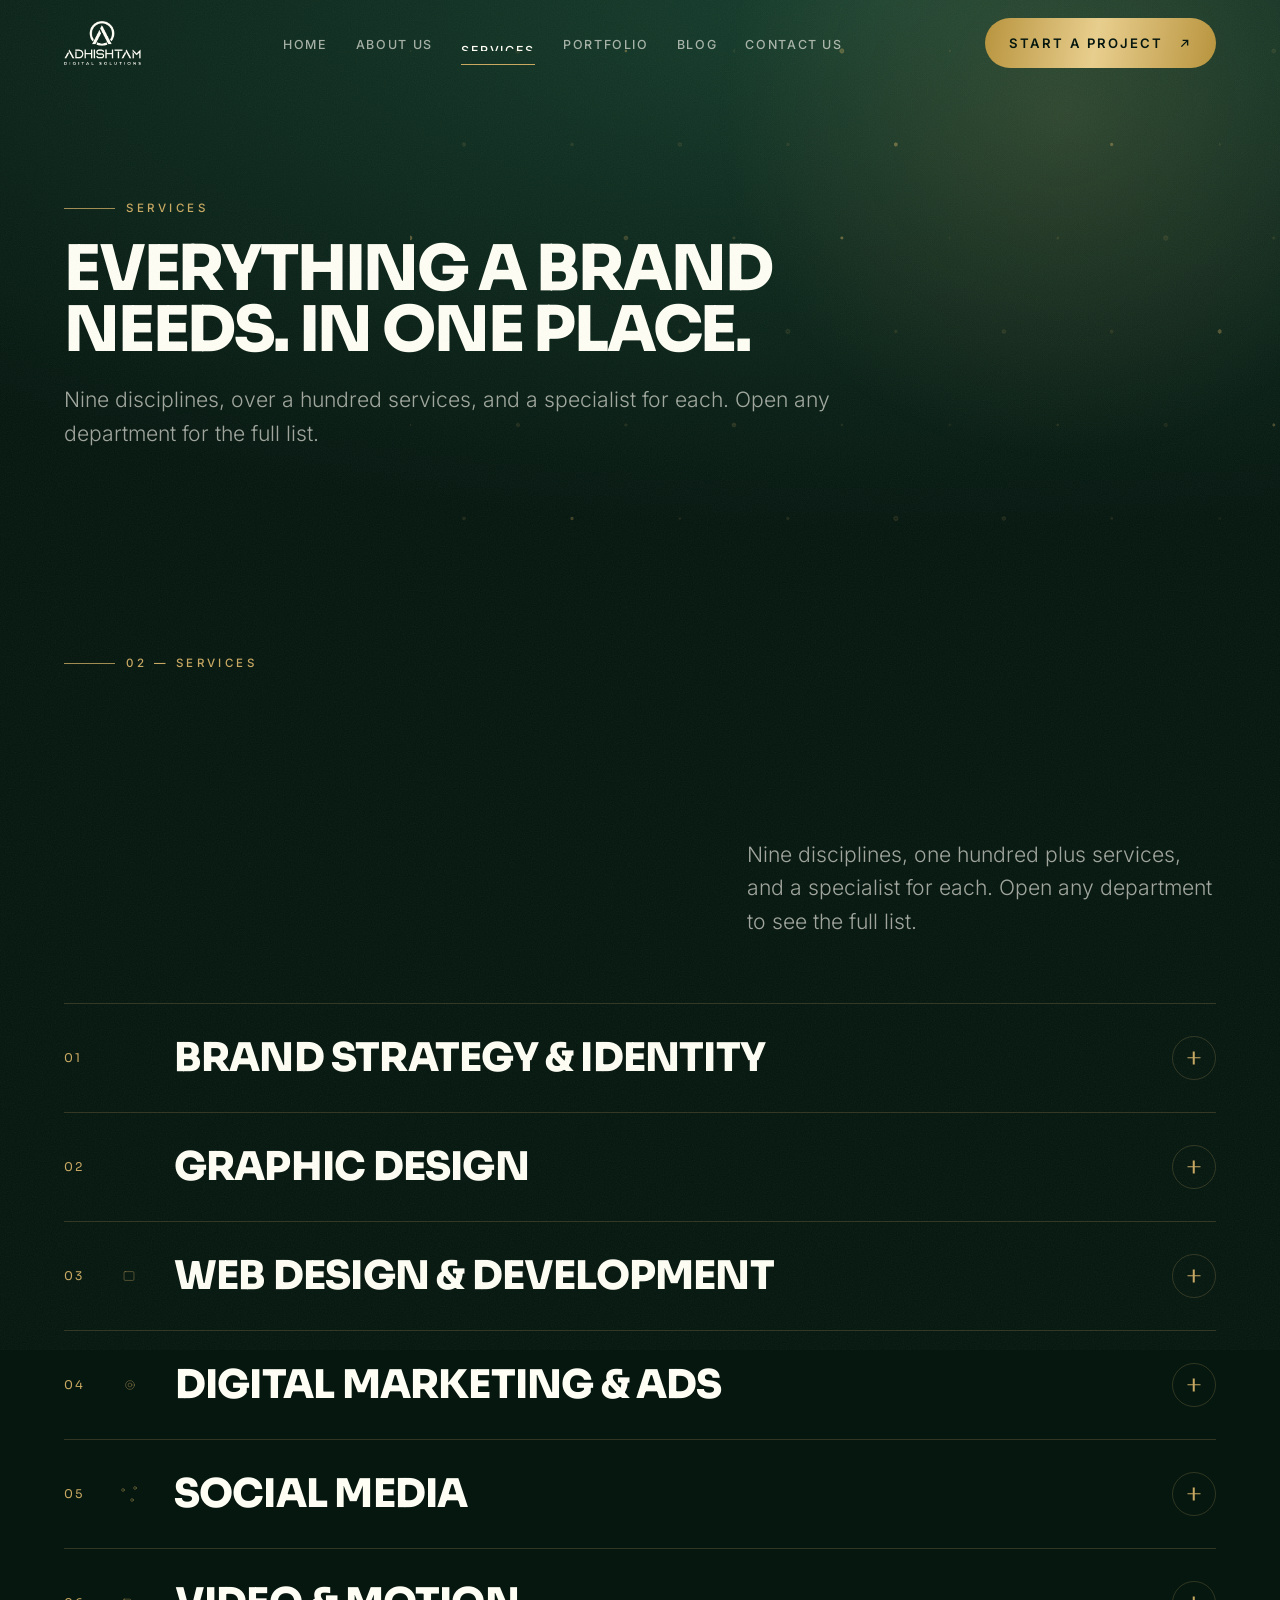
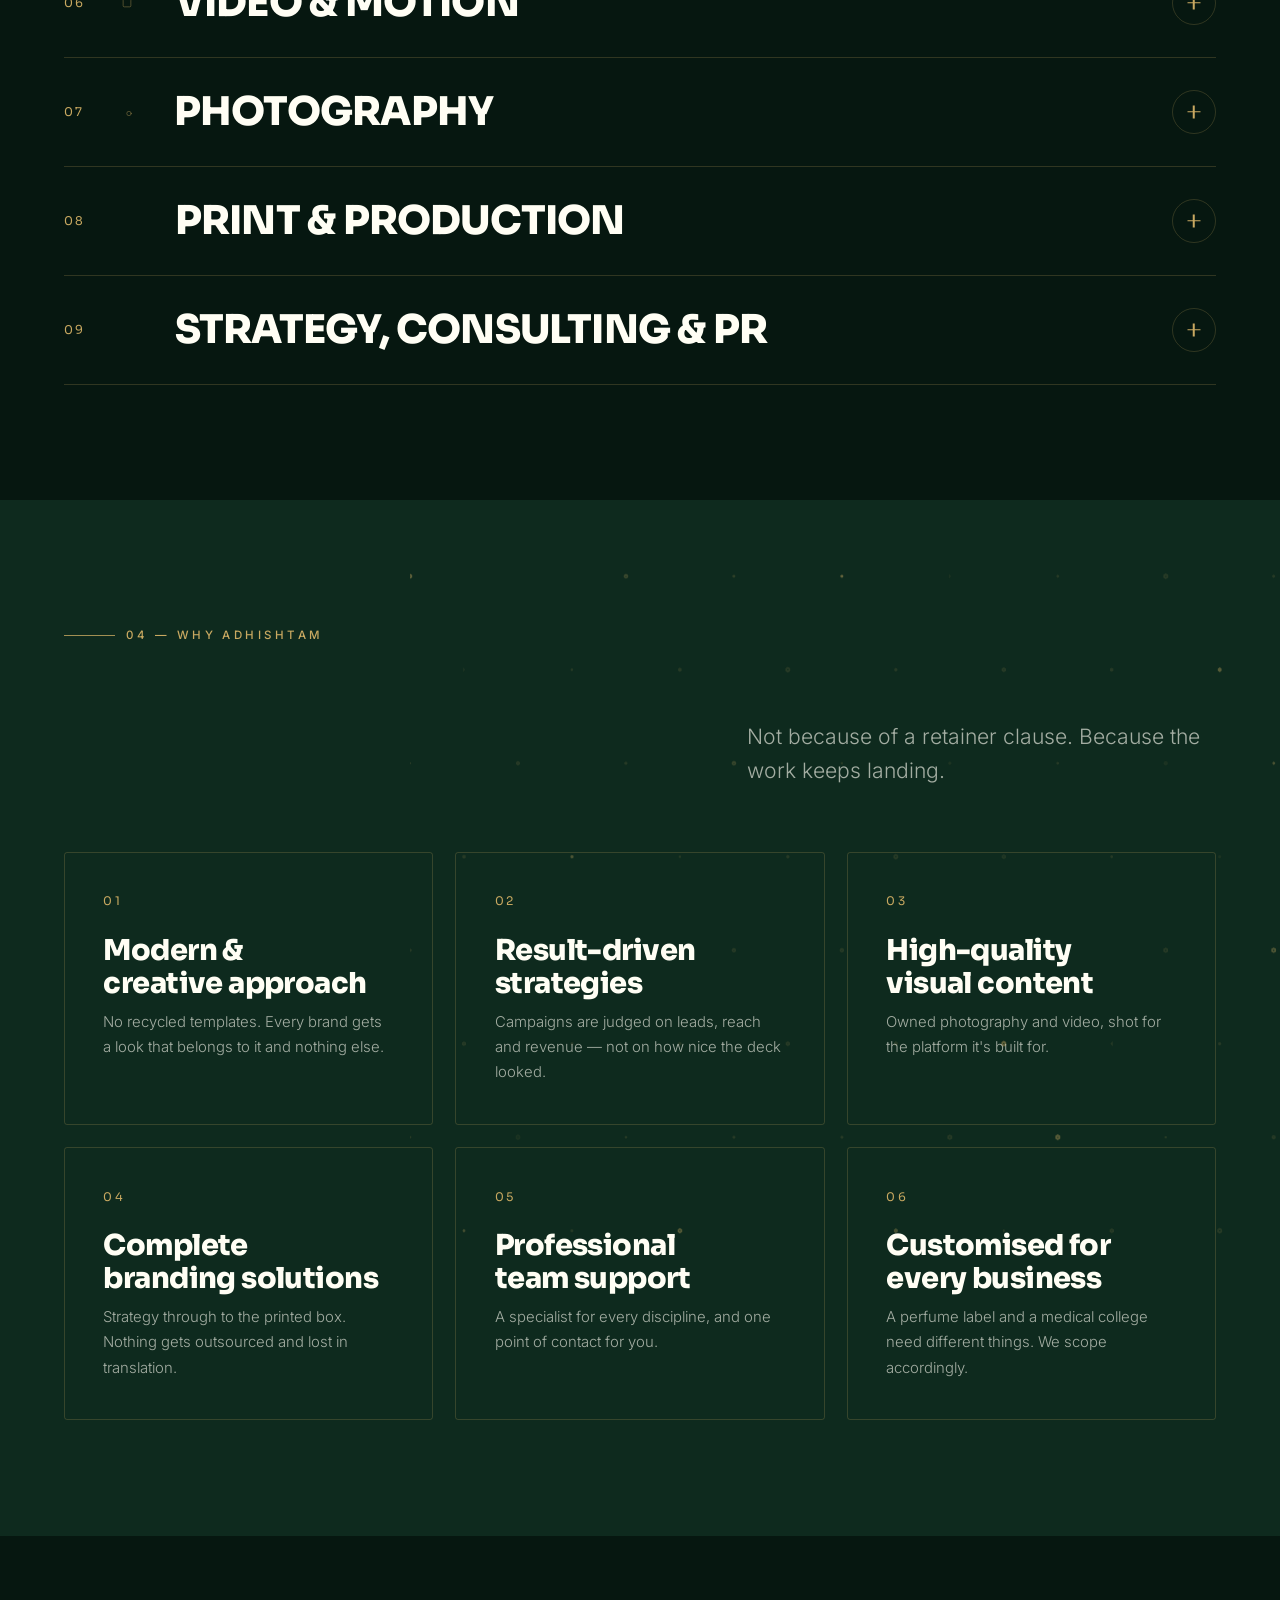
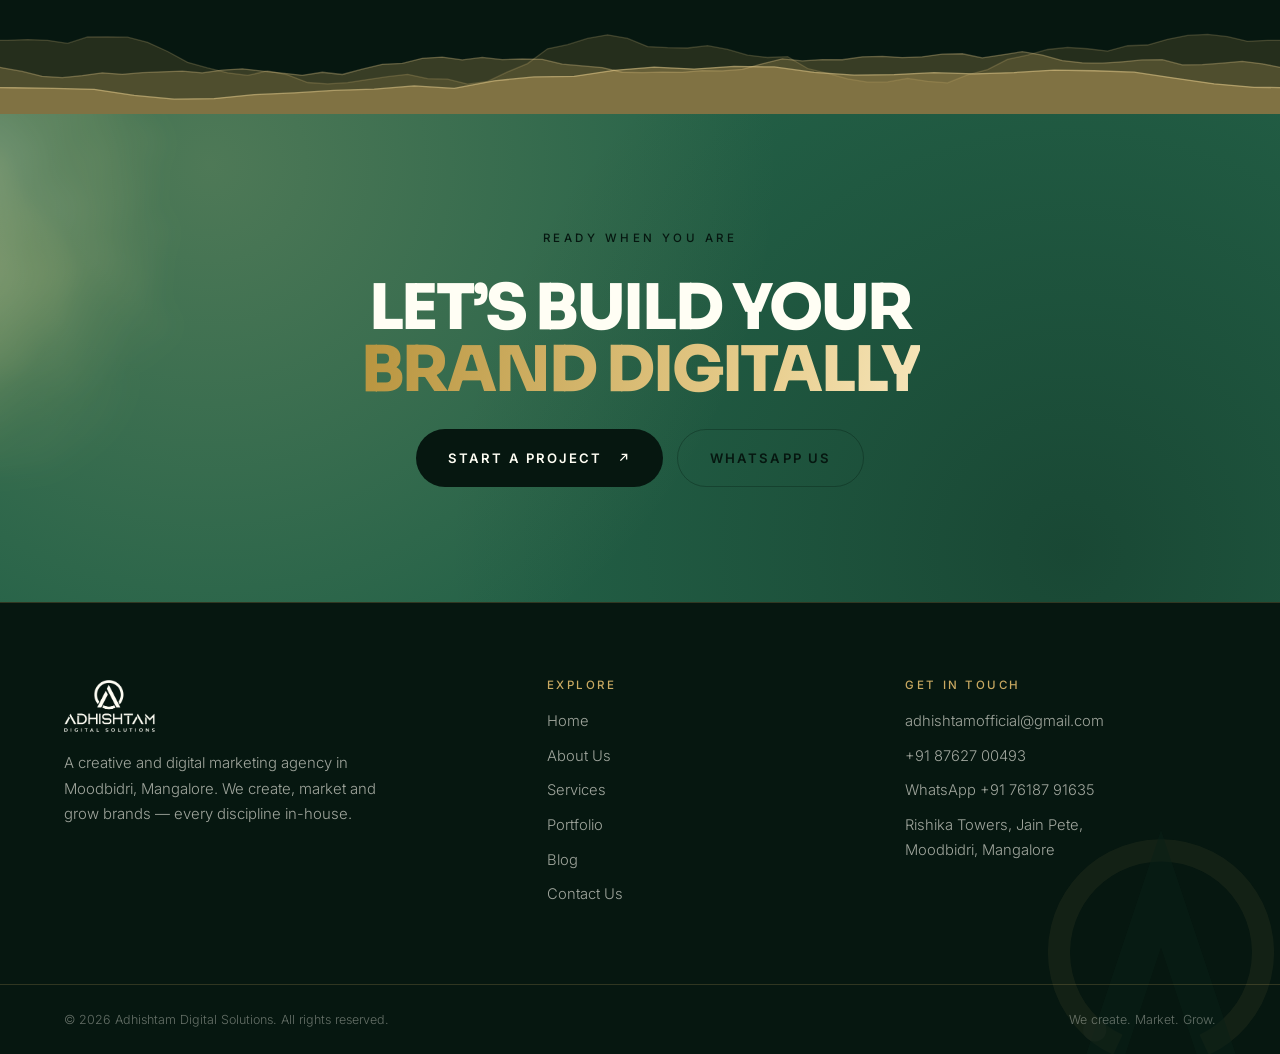
<file: services.html>
<!doctype html>
<html lang="en">
<head>
<meta charset="utf-8">
<meta name="viewport" content="width=device-width, initial-scale=1">
<title>Services — Adhishtam Digital Solutions</title>
<meta name="description" content="Branding, graphic design, web development, digital marketing, social media, video production, photography, print and PR — over a hundred services across nine in-house departments.">
<meta name="theme-color" content="#061710">
<link rel="canonical" href="https://adhishtam.com/services.html">
<link rel="icon" href="assets/img/favicon.svg" type="image/svg+xml">
<link rel="apple-touch-icon" href="assets/img/logo-full.png">

<!-- Social scrapers do not resolve relative URLs — these must stay absolute. -->
<meta property="og:type" content="website">
<meta property="og:url" content="https://adhishtam.com/services.html">
<meta property="og:site_name" content="Adhishtam Digital Solutions">
<meta property="og:title" content="Services — Adhishtam Digital Solutions">
<meta property="og:description" content="Branding, graphic design, web development, digital marketing, social media, video production, photography, print and PR — over a hundred services across nine in-house departments.">
<meta property="og:image" content="https://adhishtam.com/assets/img/og-card.png">
<meta property="og:image:width" content="1200">
<meta property="og:image:height" content="630">
<meta property="og:image:alt" content="Adhishtam Digital Solutions — we create, market, grow">
<meta name="twitter:card" content="summary_large_image">

<!-- Fonts are self-hosted: no third-party connection to negotiate on a phone,
     and no render-blocking stylesheet on someone else's server. -->
<link rel="preload" href="assets/fonts/sora-var.woff2" as="font" type="font/woff2" crossorigin>
<link rel="preload" href="assets/fonts/inter-var.woff2" as="font" type="font/woff2" crossorigin>
<link rel="stylesheet" href="assets/css/style.css">
<script>document.documentElement.classList.add('js');</script>
</head>
<body>
<a class="skip" href="#main">Skip to content</a>
<div class="progress" id="progress"></div>
<div class="cursor" id="cursor" aria-hidden="true"><span class="cursor__label">View</span></div>
<div class="cursor-dot" id="cursorDot" aria-hidden="true"></div>
<div class="grain" aria-hidden="true"></div>
<!-- nav -->
<header class="nav" id="nav">
  <div class="nav__inner">
    <a class="nav__logo" href="index.html" aria-label="Adhishtam Digital Solutions — home">
      <img src="assets/img/logo-full-cream.png" alt="Adhishtam Digital Solutions" width="1000" height="572">
    </a>
    <nav class="nav__links" aria-label="Primary">
      <a class="nav__link" href="index.html"><span class="swap"><b data-txt="Home">Home</b></span></a>
      <a class="nav__link" href="about.html"><span class="swap"><b data-txt="About Us">About Us</b></span></a>
      <a class="nav__link is-active" href="services.html" aria-current="page"><span class="swap"><b data-txt="Services">Services</b></span></a>
      <a class="nav__link" href="portfolio.html"><span class="swap"><b data-txt="Portfolio">Portfolio</b></span></a>
      <a class="nav__link" href="blog.html"><span class="swap"><b data-txt="Blog">Blog</b></span></a>
      <a class="nav__link" href="contact.html"><span class="swap"><b data-txt="Contact Us">Contact Us</b></span></a>
    </nav>
    <a class="btn nav__cta" href="contact.html" data-magnet>
      Start a project
      <svg viewBox="0 0 24 24" fill="none" stroke="currentColor" stroke-width="2.2" aria-hidden="true"><path d="M7 17 17 7M9 7h8v8"/></svg>
    </a>
    <button class="burger" id="burger" aria-label="Open menu" aria-expanded="false" aria-controls="menu">
      <span></span><span></span><span></span>
    </button>
  </div>
</header>

<!-- mobile menu -->
<div class="menu" id="menu">
  <nav class="menu__links" aria-label="Mobile">
    <a href="index.html">Home</a>
    <a href="about.html">About Us</a>
    <a href="services.html">Services</a>
    <a href="portfolio.html">Portfolio</a>
    <a href="blog.html">Blog</a>
    <a href="contact.html">Contact Us</a>
  </nav>
  <div class="menu__foot">
    <a href="mailto:adhishtamofficial@gmail.com">adhishtamofficial@gmail.com</a>
    <a href="tel:+918762700493">+91 87627 00493</a>
    <span>Rishika Towers, Jain Pete, Moodbidri</span>
  </div>
</div>

<main id="main">

<section class="page-hero has-deco">
  <img class="deco deco--hex" src="assets/anim/hex-drift.svg" alt="" aria-hidden="true" width="600" height="600">
  <div class="hero__glow" aria-hidden="true"></div>
  <div class="wrap" style="position:relative;z-index:2">
    <span class="eyebrow">Services</span>
    <h1 class="h2 rv-mask is-in" style="margin-block:1.2rem 1.4rem">Everything a brand<br>needs. In one place.</h1>
    <p class="lede" style="color:var(--cream-dim)">Nine disciplines, over a hundred services, and a specialist for each. Open any department for the full list.</p>
  </div>
</section>

<!-- services -->
<section class="section" id="services">
  <div class="wrap">
    <div class="section-head section-head--split">
      <div class="rv">
        <span class="eyebrow">02 — Services</span>
        <h2 class="h2 rv-mask" style="margin-top:1.2rem">Everything a brand<br>needs. In one place.</h2>
      </div>
      <p class="lede rv rv-1" style="color:var(--cream-dim)">Nine disciplines, one hundred plus services, and a specialist for each. Open any department to see the full list.</p>
    </div>

    <div class="svc" id="svc">

      <div class="svc__item rv" id="d1">
        <button class="svc__head" aria-expanded="false">
          <span class="svc__no">01</span>
          <span class="svc__icon" aria-hidden="true"><svg viewBox="0 0 24 24"><path pathLength="1" d="M12 3 21 8v8l-9 5-9-5V8z"/><path pathLength="1" d="M12 3v18"/><path pathLength="1" d="M3 8l18 8"/></svg></span>
          <span class="svc__name">Brand Strategy &amp; Identity</span>
          <span class="svc__toggle" aria-hidden="true"></span>
        </button>
        <div class="svc__panel"><div class="svc__panel-in">
          <p class="svc__desc">The foundation. Who you are, what you stand for, and how that looks and sounds everywhere.</p>
          <ul class="svc__list">
            <li>Brand strategy &amp; positioning</li><li>Brand identity design</li><li>Logo design</li>
            <li>Visual identity systems</li><li>Brand guidelines</li><li>Rebranding &amp; brand refresh</li>
            <li>Naming &amp; tagline development</li><li>Brand messaging &amp; tone of voice</li>
            <li>Packaging design</li><li>Label design</li><li>Stationery &amp; business cards</li>
            <li>Brand audits</li>
          </ul>
        </div></div>
      </div>

      <div class="svc__item rv" id="d2">
        <button class="svc__head" aria-expanded="false">
          <span class="svc__no">02</span>
          <span class="svc__icon" aria-hidden="true"><svg viewBox="0 0 24 24"><path pathLength="1" d="M4 20l3-1 10-10-2-2L5 17z"/><path pathLength="1" d="M15 5l2-2 4 4-2 2z"/><path pathLength="1" d="M4 20l1-3"/></svg></span>
          <span class="svc__name">Graphic Design</span>
          <span class="svc__toggle" aria-hidden="true"></span>
        </button>
        <div class="svc__panel"><div class="svc__panel-in">
          <p class="svc__desc">Day-to-day creative that keeps a brand visible and consistent across every surface.</p>
          <ul class="svc__list">
            <li>Social media post design</li><li>Instagram carousel design</li><li>Thumbnail design</li>
            <li>Banner &amp; poster design</li><li>Ad creative design</li><li>Brochure &amp; flyer design</li>
            <li>Menu card design</li><li>Presentation &amp; pitch deck design</li><li>Infographics &amp; data visuals</li>
            <li>Catalogue &amp; magazine layout</li><li>Hoarding &amp; billboard design</li><li>Signage &amp; vehicle graphics</li>
          </ul>
        </div></div>
      </div>

      <div class="svc__item rv" id="d3">
        <button class="svc__head" aria-expanded="false">
          <span class="svc__no">03</span>
          <span class="svc__icon" aria-hidden="true"><svg viewBox="0 0 24 24"><rect x="3" y="4" width="18" height="16" rx="2"/><path pathLength="1" d="M3 9h18"/><path pathLength="1" d="M6.5 6.5h.01M9 6.5h.01"/></svg></span>
          <span class="svc__name">Web Design &amp; Development</span>
          <span class="svc__toggle" aria-hidden="true"></span>
        </button>
        <div class="svc__panel"><div class="svc__panel-in">
          <p class="svc__desc">Sites that look like the brand and behave like a salesperson — fast, findable and built to convert.</p>
          <ul class="svc__list">
            <li>Business &amp; corporate websites</li><li>Landing pages</li><li>E-commerce stores</li>
            <li>UI/UX design</li><li>Responsive &amp; mobile-first builds</li><li>Website redesign</li>
            <li>WordPress &amp; Shopify development</li><li>Domain &amp; hosting setup</li>
            <li>Speed &amp; performance optimisation</li><li>Website maintenance &amp; support</li>
            <li>Analytics &amp; tracking setup</li><li>Accessibility &amp; SEO foundations</li>
          </ul>
        </div></div>
      </div>

      <div class="svc__item rv" id="d4">
        <button class="svc__head" aria-expanded="false">
          <span class="svc__no">04</span>
          <span class="svc__icon" aria-hidden="true"><svg viewBox="0 0 24 24"><circle cx="12" cy="12" r="8"/><circle cx="12" cy="12" r="3.5"/><path pathLength="1" d="M12 1v3M12 20v3M1 12h3M20 12h3"/></svg></span>
          <span class="svc__name">Digital Marketing &amp; Ads</span>
          <span class="svc__toggle" aria-hidden="true"></span>
        </button>
        <div class="svc__panel"><div class="svc__panel-in">
          <p class="svc__desc">Paid and organic working together, measured against what actually matters — leads and revenue.</p>
          <ul class="svc__list">
            <li>Meta Ads (Facebook &amp; Instagram)</li><li>Google Ads (Search, Display, Shopping)</li>
            <li>YouTube Ads</li><li>LinkedIn Ads</li><li>Performance marketing</li>
            <li>Search engine optimisation (SEO)</li><li>Technical &amp; on-page SEO</li>
            <li>Local SEO &amp; Google Business Profile</li><li>Content marketing</li>
            <li>Email marketing &amp; newsletters</li><li>WhatsApp &amp; SMS marketing</li>
            <li>Lead generation funnels</li><li>Remarketing &amp; retargeting</li>
            <li>Conversion rate optimisation</li><li>Marketing automation</li>
            <li>Analytics, tracking &amp; reporting</li>
          </ul>
        </div></div>
      </div>

      <div class="svc__item rv" id="d5">
        <button class="svc__head" aria-expanded="false">
          <span class="svc__no">05</span>
          <span class="svc__icon" aria-hidden="true"><svg viewBox="0 0 24 24"><circle cx="6" cy="8" r="2.5"/><circle cx="18" cy="6" r="2.5"/><circle cx="15" cy="18" r="2.5"/><path pathLength="1" d="M8.2 9.2 13 16.4M8.3 7.3 15.6 6.4"/></svg></span>
          <span class="svc__name">Social Media</span>
          <span class="svc__toggle" aria-hidden="true"></span>
        </button>
        <div class="svc__panel"><div class="svc__panel-in">
          <p class="svc__desc">Managed end to end — strategy, calendar, creative, publishing, replies and reporting.</p>
          <ul class="svc__list">
            <li>Social media management</li><li>Content strategy &amp; calendars</li>
            <li>Instagram marketing</li><li>Facebook marketing</li><li>LinkedIn marketing</li>
            <li>YouTube channel management</li><li>Reels &amp; short-form strategy</li>
            <li>Community management</li><li>Influencer marketing</li>
            <li>UGC campaigns</li><li>Contests &amp; giveaways</li><li>Profile optimisation &amp; audits</li>
          </ul>
        </div></div>
      </div>

      <div class="svc__item rv" id="d6">
        <button class="svc__head" aria-expanded="false">
          <span class="svc__no">06</span>
          <span class="svc__icon" aria-hidden="true"><svg viewBox="0 0 24 24"><rect x="2" y="5" width="14" height="14" rx="2"/><path pathLength="1" d="M16 10l6-3v10l-6-3z"/><path pathLength="1" d="M7 9.5v5l4-2.5z"/></svg></span>
          <span class="svc__name">Video &amp; Motion</span>
          <span class="svc__toggle" aria-hidden="true"></span>
        </button>
        <div class="svc__panel"><div class="svc__panel-in">
          <p class="svc__desc">From a thirty-second reel to a full commercial — scripted, shot, cut and delivered.</p>
          <ul class="svc__list">
            <li>Instagram Reels</li><li>Short-form content</li><li>YouTube video editing</li>
            <li>Corporate &amp; company profile videos</li><li>Commercial ad films</li>
            <li>Cinematic brand films</li><li>Product videos</li><li>Interview &amp; testimonial videos</li>
            <li>Event coverage</li><li>Drone &amp; aerial shoots</li><li>Podcast recording &amp; editing</li>
            <li>Motion graphics</li><li>2D &amp; 3D animation</li><li>Explainer videos &amp; subtitling</li>
          </ul>
        </div></div>
      </div>

      <div class="svc__item rv" id="d7">
        <button class="svc__head" aria-expanded="false">
          <span class="svc__no">07</span>
          <span class="svc__icon" aria-hidden="true"><svg viewBox="0 0 24 24"><path pathLength="1" d="M3 8h3l1.5-2.5h9L18 8h3v12H3z"/><circle cx="12" cy="13.5" r="4"/></svg></span>
          <span class="svc__name">Photography</span>
          <span class="svc__toggle" aria-hidden="true"></span>
        </button>
        <div class="svc__panel"><div class="svc__panel-in">
          <p class="svc__desc">Owned imagery beats stock every time. Shot for the platform it's going to live on.</p>
          <ul class="svc__list">
            <li>Product photography</li><li>Food &amp; beverage photography</li>
            <li>Corporate &amp; team headshots</li><li>Event photography</li>
            <li>Fashion &amp; lookbook shoots</li><li>Model &amp; portfolio shoots</li>
            <li>Real estate &amp; interior photography</li><li>Architectural photography</li>
            <li>Industrial &amp; factory shoots</li><li>Photo retouching &amp; editing</li>
            <li>360° &amp; virtual tours</li>
          </ul>
        </div></div>
      </div>

      <div class="svc__item rv" id="d8">
        <button class="svc__head" aria-expanded="false">
          <span class="svc__no">08</span>
          <span class="svc__icon" aria-hidden="true"><svg viewBox="0 0 24 24"><path pathLength="1" d="M4 6h13v13H4z"/><path pathLength="1" d="M7 3h13v13"/><path pathLength="1" d="M7 11h7M7 14.5h7"/></svg></span>
          <span class="svc__name">Print &amp; Production</span>
          <span class="svc__toggle" aria-hidden="true"></span>
        </button>
        <div class="svc__panel"><div class="svc__panel-in">
          <p class="svc__desc">Designed, print-ready and produced — we handle the vendor conversation too.</p>
          <ul class="svc__list">
            <li>Brochures &amp; catalogues</li><li>Flyers &amp; pamphlets</li><li>Visiting cards</li>
            <li>Letterheads &amp; envelopes</li><li>Standees &amp; roll-up banners</li>
            <li>Hoardings &amp; flex printing</li><li>Danglers &amp; point-of-sale</li>
            <li>Packaging boxes</li><li>Labels &amp; stickers</li><li>Certificates &amp; ID cards</li>
            <li>Invitation cards</li><li>Merchandise &amp; apparel printing</li>
            <li>Signage &amp; acrylic boards</li><li>Print production management</li>
          </ul>
        </div></div>
      </div>

      <div class="svc__item rv" id="d9">
        <button class="svc__head" aria-expanded="false">
          <span class="svc__no">09</span>
          <span class="svc__icon" aria-hidden="true"><svg viewBox="0 0 24 24"><path pathLength="1" d="M3 18l5-6 4 3 5-8"/><path pathLength="1" d="M17 7h4v4"/><path pathLength="1" d="M3 21h18"/></svg></span>
          <span class="svc__name">Strategy, Consulting &amp; PR</span>
          <span class="svc__toggle" aria-hidden="true"></span>
        </button>
        <div class="svc__panel"><div class="svc__panel-in">
          <p class="svc__desc">The thinking before the making — and the relationships that carry it further.</p>
          <ul class="svc__list">
            <li>Market &amp; audience research</li><li>Competitor analysis</li>
            <li>Go-to-market strategy</li><li>Campaign planning</li>
            <li>Media planning &amp; buying</li><li>Content strategy</li>
            <li>Public relations &amp; press</li><li>Launch &amp; event campaigns</li>
            <li>Reputation &amp; review management</li><li>Marketing consulting &amp; training</li>
          </ul>
        </div></div>
      </div>

    </div>
  </div>
</section>

<!-- why -->
<section class="section section--green has-deco">
  <img class="deco deco--hex" src="assets/anim/hex-drift.svg" alt="" aria-hidden="true" loading="lazy" width="600" height="600">
  <div class="wrap">
    <div class="section-head section-head--split">
      <div class="rv">
        <span class="eyebrow">04 — Why Adhishtam</span>
        <h2 class="h2 rv-mask" style="margin-top:1.2rem">Why brands<br>stay with us</h2>
      </div>
      <p class="lede rv rv-1" style="color:var(--cream-dim)">Not because of a retainer clause. Because the work keeps landing.</p>
    </div>

    <div class="cards">
      <div class="card rv"><span class="card__no">01</span><h3 class="h3">Modern &amp; creative approach</h3><p>No recycled templates. Every brand gets a look that belongs to it and nothing else.</p></div>
      <div class="card rv rv-1"><span class="card__no">02</span><h3 class="h3">Result-driven strategies</h3><p>Campaigns are judged on leads, reach and revenue — not on how nice the deck looked.</p></div>
      <div class="card rv rv-2"><span class="card__no">03</span><h3 class="h3">High-quality visual content</h3><p>Owned photography and video, shot for the platform it's built for.</p></div>
      <div class="card rv"><span class="card__no">04</span><h3 class="h3">Complete branding solutions</h3><p>Strategy through to the printed box. Nothing gets outsourced and lost in translation.</p></div>
      <div class="card rv rv-1"><span class="card__no">05</span><h3 class="h3">Professional team support</h3><p>A specialist for every discipline, and one point of contact for you.</p></div>
      <div class="card rv rv-2"><span class="card__no">06</span><h3 class="h3">Customised for every business</h3><p>A perfume label and a medical college need different things. We scope accordingly.</p></div>
    </div>
  </div>
</section>

<!-- ridge — three parallax layers of summit profile leading into the CTA -->
<div class="ridge" aria-hidden="true">
  <img src="assets/anim/ridge.svg" alt="" loading="lazy" width="1200" height="220">
</div>

<!-- CTA -->
<section class="cta has-deco">
  <img class="deco deco--flow" src="assets/anim/gold-flow.svg" alt="" aria-hidden="true" loading="lazy" width="600" height="600">
  <div class="wrap cta__inner">
    <span class="eyebrow eyebrow--plain rv" style="color:var(--ink)">Ready when you are</span>
    <!-- Split exactly as the closing page of their 2026 deck does it:
         first line cream, second line gold. -->
    <h2 class="h2 rv rv-1">Let&rsquo;s build your<br><span class="gold-text gold-text--shine">brand digitally</span></h2>
    <div class="btn-row rv rv-2" style="justify-content:center">
      <a class="btn" href="contact.html" data-magnet style="background:var(--ink);color:var(--cream)">Start a project
        <svg viewBox="0 0 24 24" fill="none" stroke="currentColor" stroke-width="2.2" aria-hidden="true"><path d="M7 17 17 7M9 7h8v8"/></svg>
      </a>
      <a class="btn btn--ghost" href="https://wa.me/917618791635" target="_blank" rel="noopener" data-magnet style="color:var(--ink);border-color:rgba(6,23,16,.3)">WhatsApp us</a>
    </div>
  </div>
</section>
</main>

<footer class="footer">
  <img class="footer__mark" src="assets/anim/mark-orbit.svg" alt="" aria-hidden="true" loading="lazy" width="100" height="100">
  <div class="wrap footer__top">
    <div>
      <div class="footer__logo"><img src="assets/img/logo-full-cream.png" alt="Adhishtam Digital Solutions" width="1000" height="572" loading="lazy"></div>
      <p class="footer__tag">A creative and digital marketing agency in Moodbidri, Mangalore. We create, market and grow brands — every discipline in-house.</p>
    </div>
    <div>
      <h4>Explore</h4>
      <ul class="footer__list">
        <li><a href="index.html">Home</a></li>
        <li><a href="about.html">About Us</a></li>
        <li><a href="services.html">Services</a></li>
        <li><a href="portfolio.html">Portfolio</a></li>
        <li><a href="blog.html">Blog</a></li>
        <li><a href="contact.html">Contact Us</a></li>
      </ul>
    </div>
    <div>
      <h4>Get in touch</h4>
      <ul class="footer__list">
        <li><a href="mailto:adhishtamofficial@gmail.com">adhishtamofficial@gmail.com</a></li>
        <li><a href="tel:+918762700493">+91 87627 00493</a></li>
        <li><a href="https://wa.me/917618791635" target="_blank" rel="noopener">WhatsApp +91 76187 91635</a></li>
        <li>Rishika Towers, Jain Pete,<br>Moodbidri, Mangalore</li>
      </ul>
    </div>
  </div>
  <div class="wrap footer__bar">
    <span>© <span id="yr">2026</span> Adhishtam Digital Solutions. All rights reserved.</span>
    <span>We create. Market. Grow.</span>
  </div>
</footer>

<script src="assets/js/main.js"></script>
</body>
</html>
</file>
<file: assets/css/style.css>
/* ==========================================================================
   Adhishtam Digital Solutions
   Palette is the client's own swatch: #236147 / gold gradient / #FFFEF4
   ========================================================================== */

/* --- fonts ---------------------------------------------------------------
   Self-hosted, not loaded from Google. Two variable files, 71 KB total, which
   is both smaller than the six static weights it replaces and one fewer
   third-party connection to set up on a phone.
   Sora echoes the angular, squared geometry of the ADHISHTAM wordmark;
   Inter carries body text because nothing reads better at 15px on a phone. */
@font-face {
  font-family: "Sora";
  src: url("../fonts/sora-var.woff2") format("woff2");
  font-weight: 100 800;
  font-style: normal;
  font-display: swap;
}
@font-face {
  font-family: "Inter";
  src: url("../fonts/inter-var.woff2") format("woff2");
  font-weight: 100 900;
  font-style: normal;
  font-display: swap;
}

/* --- tokens ------------------------------------------------------------- */
:root {
  --green:      #236147;
  --green-dk:   #17402f;
  --green-dker: #0e2a1e;
  --ink:        #061710;
  --ink-soft:   #0b2118;

  --cream:      #fffef4;
  --cream-2:    #f3efe0;
  --cream-dim:  rgba(255, 254, 244, .62);
  --cream-faint:rgba(255, 254, 244, .38);

  --gold:       #c9a961;
  --gold-dp:    #b8943e;
  --gold-lt:    #e8ce8e;
  --gold-grad:  linear-gradient(100deg, var(--gold-dp), var(--gold-lt) 48%, var(--gold-dp));

  --hair:       rgba(201, 169, 97, .22);
  --hair-soft:  rgba(255, 254, 244, .1);

  --ff-display: "Sora", system-ui, sans-serif;
  --ff-body:    "Inter", system-ui, -apple-system, "Segoe UI", sans-serif;

  --pad:        clamp(1.25rem, 5vw, 5.5rem);
  --maxw:       1320px;
  --ease:       cubic-bezier(.16, 1, .3, 1);
  --ease-io:    cubic-bezier(.65, .05, .36, 1);
  --nav-h:      64px;
}
@media (min-width: 1024px) { :root { --nav-h: 86px; } }

/* --- cross-document page transitions -------------------------------------
   Now that this is six real pages, navigation gets a transition. Two lines of
   CSS, no JavaScript, no interception of clicks — browsers without support
   simply navigate normally, and nothing can leave a visitor stranded behind a
   stuck overlay the way a hand-rolled curtain can. */
@view-transition { navigation: auto; }

::view-transition-old(root) { animation: vt-out .26s var(--ease-io) both; }
::view-transition-new(root) { animation: vt-in .34s var(--ease) both; }
@keyframes vt-out { to   { opacity: 0; transform: translateY(-12px); } }
@keyframes vt-in  { from { opacity: 0; transform: translateY(16px); } }

/* The header is common to every page, so hold it still while the body swaps. */
.nav { view-transition-name: site-nav; }

@media (prefers-reduced-motion: reduce) {
  ::view-transition-old(root),
  ::view-transition-new(root) { animation: none; }
}

/* --- reset -------------------------------------------------------------- */
*, *::before, *::after { box-sizing: border-box; }
* { margin: 0; padding: 0; }

html {
  -webkit-text-size-adjust: 100%;
  -webkit-tap-highlight-color: transparent;
  scroll-behavior: smooth;
  scroll-padding-top: calc(var(--nav-h) + 12px);
}

body {
  font-family: var(--ff-body);
  font-weight: 300;
  font-size: clamp(1rem, .95rem + .2vw, 1.075rem);
  line-height: 1.7;
  color: var(--cream);
  background: var(--ink);
  overflow-x: hidden;
  overflow-wrap: break-word;
  -webkit-font-smoothing: antialiased;
  text-rendering: optimizeLegibility;
}

body.is-locked { overflow: hidden; }

img, svg, canvas { display: block; max-width: 100%; }
img { height: auto; }
a { color: inherit; text-decoration: none; }
button, input, select, textarea { font: inherit; color: inherit; }
button { background: none; border: 0; cursor: pointer; }
ul { list-style: none; }

::selection { background: var(--gold); color: var(--ink); }

:focus-visible {
  outline: 2px solid var(--gold);
  outline-offset: 3px;
  border-radius: 2px;
}

/* --- type --------------------------------------------------------------- */
h1, h2, h3, h4 {
  font-family: var(--ff-display);
  font-weight: 800;
  line-height: 1;
  letter-spacing: -.03em;
  text-wrap: balance;
}

/* Sora is a wide face — uppercase display needs pulling in harder than Syne
   did, and the minimum has to stay small enough that "MARKET" clears a 320px
   phone with room to spare. */
.display {
  font-size: clamp(2.6rem, .9rem + 8vw, 9rem);
  line-height: .94;
  letter-spacing: -.04em;
  text-transform: uppercase;
}

.h2 {
  font-size: clamp(1.95rem, 1.05rem + 3.6vw, 4.7rem);
  line-height: .98;
  letter-spacing: -.035em;
  text-transform: uppercase;
}

.h3 { font-size: clamp(1.28rem, 1.08rem + .9vw, 1.85rem); letter-spacing: -.02em; line-height: 1.15; }

.lede {
  font-size: clamp(1.05rem, .98rem + .5vw, 1.32rem);
  line-height: 1.6;
  font-weight: 300;
  max-width: 62ch;
}

.gold-text {
  background: var(--gold-grad);
  -webkit-background-clip: text;
  background-clip: text;
  color: transparent;
}

/* eyebrow / section index */
.eyebrow {
  display: inline-flex;
  align-items: center;
  gap: .7rem;
  font-family: var(--ff-body);
  font-size: .72rem;
  font-weight: 500;
  letter-spacing: .3em;
  text-transform: uppercase;
  color: var(--gold);
}
.eyebrow::before {
  content: "";
  width: clamp(24px, 4vw, 52px);
  height: 1px;
  background: var(--gold);
  opacity: .8;
}
.eyebrow--plain::before { display: none; }

/* --- layout ------------------------------------------------------------- */
/* max() keeps content clear of the rounded corners / camera cutout on
   notched phones held in landscape. */
.wrap {
  width: 100%;
  max-width: var(--maxw);
  margin-inline: auto;
  padding-left: max(var(--pad), env(safe-area-inset-left));
  padding-right: max(var(--pad), env(safe-area-inset-right));
}

.section { position: relative; padding-block: clamp(4.5rem, 9vw, 9.5rem); }
.section--cream { background: var(--cream); color: var(--ink); }
.section--cream .eyebrow { color: var(--green); }
.section--cream .eyebrow::before { background: var(--green); }
.section--green { background: var(--green-dker); }

.section-head {
  display: grid;
  gap: 1.4rem;
  margin-bottom: clamp(2.5rem, 5vw, 4.5rem);
}
@media (min-width: 900px) {
  .section-head--split {
    grid-template-columns: 1.15fr .85fr;
    align-items: end;
    gap: 3rem;
  }
}

/* hairline rule */
.rule { height: 1px; background: var(--hair); border: 0; }
.section--cream .rule { background: rgba(35, 97, 71, .18); }

/* --- buttons ------------------------------------------------------------ */
.btn {
  --btn-fg: var(--ink);
  position: relative;
  display: inline-flex;
  align-items: center;
  gap: .85rem;
  padding: 1.05rem 2rem;
  border-radius: 999px;
  font-size: .82rem;
  font-weight: 600;
  letter-spacing: .16em;
  text-transform: uppercase;
  color: var(--btn-fg);
  background: var(--gold-grad);
  overflow: hidden;
  isolation: isolate;
  transition: transform .5s var(--ease), box-shadow .5s var(--ease);
  will-change: transform;
}
.btn::after {
  content: "";
  position: absolute;
  inset: 0;
  z-index: -1;
  background: var(--cream);
  transform: translateY(101%);
  transition: transform .55s var(--ease);
}
.btn:hover { box-shadow: 0 14px 40px -12px rgba(201, 169, 97, .55); }
.btn:hover::after { transform: translateY(0); }

.btn svg { width: 15px; height: 15px; transition: transform .45s var(--ease); }
.btn:hover svg { transform: translate(4px, -4px); }

.btn--ghost {
  --btn-fg: var(--cream);
  background: transparent;
  border: 1px solid var(--hair);
}
.btn--ghost::after { background: var(--gold); }
.btn--ghost:hover { --btn-fg: var(--ink); border-color: transparent; }
.section--cream .btn--ghost { --btn-fg: var(--ink); border-color: rgba(35, 97, 71, .28); }

.btn-row { display: flex; flex-wrap: wrap; gap: .9rem; }

/* text link with animated underline */
.tlink {
  position: relative;
  display: inline-flex;
  align-items: center;
  gap: .5rem;
  font-size: .8rem;
  font-weight: 600;
  letter-spacing: .16em;
  text-transform: uppercase;
  color: var(--gold);
  padding-bottom: 4px;
}
.tlink::after {
  content: "";
  position: absolute;
  left: 0; bottom: 0;
  width: 100%; height: 1px;
  background: currentColor;
  transform-origin: right;
  transform: scaleX(0);
  transition: transform .5s var(--ease);
}
.tlink:hover::after { transform-origin: left; transform: scaleX(1); }

/* --- skip link -----------------------------------------------------------
   First thing in the tab order. Keyboard users otherwise wade through the
   whole nav on every one of the six pages. */
.skip {
  position: fixed;
  top: -120px; left: 1rem;
  z-index: 9600;
  padding: .95rem 1.5rem;
  background: var(--gold);
  color: var(--ink);
  border-radius: 0 0 4px 4px;
  font-size: .78rem;
  font-weight: 600;
  letter-spacing: .14em;
  text-transform: uppercase;
  transition: top .3s var(--ease);
}
.skip:focus { top: 0; }

/* --- blur-up images ------------------------------------------------------
   Each card carries a ~20px JPEG of itself as a base64 custom property. It
   paints instantly, scaled up and therefore soft, and the real photograph
   fades over it once decoded. Stops the grid flashing empty green rectangles
   on a slow connection, which is most of the audience. */
.work__item { background-image: var(--lqip); background-size: cover; background-position: center; }
.work__item img { opacity: 0; transition: opacity .8s var(--ease); }
.work__item img.is-loaded { opacity: 1; }
html:not(.js) .work__item img { opacity: 1; }

/* --- lightbox ------------------------------------------------------------
   The cursor promises VIEW over a card; this is what delivers it. */
.lightbox {
  position: fixed;
  inset: 0;
  z-index: 9400;
  display: grid;
  place-items: center;
  padding: clamp(1rem, 4vw, 3rem);
  background: rgba(6, 23, 16, .94);
  backdrop-filter: blur(6px);
  -webkit-backdrop-filter: blur(6px);
  opacity: 0;
  visibility: hidden;
  transition: opacity .4s var(--ease), visibility .4s;
}
.lightbox.is-open { opacity: 1; visibility: visible; }
.lightbox figure {
  display: grid;
  gap: 1rem;
  justify-items: center;
  max-width: min(1100px, 100%);
  transform: scale(.96);
  transition: transform .5s var(--ease);
}
.lightbox.is-open figure { transform: none; }
.lightbox img {
  max-width: 100%;
  max-height: 74svh;
  width: auto;
  object-fit: contain;
  border-radius: 3px;
}
.lightbox figcaption {
  display: grid;
  gap: .3rem;
  text-align: center;
  font-size: .9rem;
  color: var(--cream-dim);
}
.lightbox figcaption b {
  font-family: var(--ff-display);
  font-weight: 700;
  font-size: 1.05rem;
  color: var(--cream);
}
.lb-btn {
  position: absolute;
  display: grid;
  place-items: center;
  width: 52px; height: 52px;
  border: 1px solid var(--hair);
  border-radius: 50%;
  color: var(--cream);
  background: rgba(6, 23, 16, .6);
  transition: background-color .35s, border-color .35s, color .35s, transform .35s var(--ease);
}
.lb-btn:hover { background: var(--gold); border-color: var(--gold); color: var(--ink); }
.lb-btn svg { width: 20px; height: 20px; }
.lb-close { top: clamp(1rem, 3vw, 2rem); right: clamp(1rem, 3vw, 2rem); }
.lb-prev { left: clamp(.6rem, 2.5vw, 2rem); top: 50%; margin-top: -26px; }
.lb-next { right: clamp(.6rem, 2.5vw, 2rem); top: 50%; margin-top: -26px; }
@media (max-width: 620px) {
  .lb-prev { left: 50%; margin-left: -66px; top: auto; bottom: 1rem; margin-top: 0; }
  .lb-next { right: 50%; margin-right: -66px; top: auto; bottom: 1rem; margin-top: 0; }
  .lightbox img { max-height: 60svh; }
}

/* --- cursor ------------------------------------------------------------- */
.cursor, .cursor-dot {
  position: fixed;
  top: 0; left: 0;
  border-radius: 50%;
  pointer-events: none;
  z-index: 9000;
  opacity: 0;
  transition: opacity .3s;
}
.cursor {
  width: 34px; height: 34px;
  margin: -17px 0 0 -17px;
  border: 1px solid var(--gold);
  transition: opacity .3s, width .35s var(--ease), height .35s var(--ease),
              margin .35s var(--ease), background-color .35s var(--ease);
}
.cursor-dot {
  width: 5px; height: 5px;
  margin: -2.5px 0 0 -2.5px;
  background: var(--gold);
}
.cursor.is-on { opacity: 1; }
.cursor-dot.is-on { opacity: 1; }
.cursor.is-big {
  width: 76px; height: 76px;
  margin: -38px 0 0 -38px;
  background: rgba(201, 169, 97, .13);
}
@media (hover: none), (pointer: coarse) {
  .cursor, .cursor-dot { display: none; }
}

/* Scroll lock, used while the lightbox is open. */
html.is-loading, html.is-loading body { overflow: hidden; }

/* --- scroll progress ---------------------------------------------------- */
.progress {
  position: fixed;
  top: 0; left: 0;
  height: 2px;
  width: 100%;
  transform: scaleX(0);
  transform-origin: left;
  background: var(--gold-grad);
  z-index: 8000;
}

/* --- nav ---------------------------------------------------------------- */
.nav {
  position: fixed;
  top: 0; left: 0;
  width: 100%;
  height: var(--nav-h);
  z-index: 800;
  display: flex;
  align-items: center;
  transition: background-color .5s var(--ease), height .5s var(--ease),
              box-shadow .5s var(--ease), border-color .5s var(--ease);
  border-bottom: 1px solid transparent;
}
.nav.is-stuck {
  height: 68px;
  background: rgba(6, 23, 16, .82);
  backdrop-filter: blur(14px);
  -webkit-backdrop-filter: blur(14px);
  border-bottom-color: var(--hair);
}
.nav__inner {
  width: 100%;
  max-width: var(--maxw);
  margin-inline: auto;
  padding-inline: var(--pad);
  display: flex;
  align-items: center;
  justify-content: space-between;
  gap: 2rem;
}
.nav__logo img {
  height: clamp(34px, 4.2vw, 44px);
  width: auto;
  transition: height .5s var(--ease);
}
.nav.is-stuck .nav__logo img { height: 32px; }

.nav__links {
  display: none;
  align-items: center;
  gap: clamp(1.1rem, 2.2vw, 2.4rem);
}
@media (min-width: 1024px) { .nav__links { display: flex; } }

.nav__link {
  position: relative;
  font-size: .78rem;
  font-weight: 500;
  letter-spacing: .13em;
  text-transform: uppercase;
  padding: .4rem 0;
  color: var(--cream-dim);
  transition: color .35s;
}
.nav__link::after {
  content: "";
  position: absolute;
  left: 0; bottom: 0;
  width: 100%; height: 1px;
  background: var(--gold);
  transform: scaleX(0);
  transform-origin: right;
  transition: transform .45s var(--ease);
}
.nav__link:hover, .nav__link.is-active { color: var(--cream); }
.nav__link:hover::after, .nav__link.is-active::after {
  transform: scaleX(1);
  transform-origin: left;
}

.nav__cta { display: none; }
@media (min-width: 1024px) { .nav__cta { display: inline-flex; padding: .8rem 1.5rem; } }

/* burger */
.burger {
  display: grid;
  gap: 6px;
  padding: 10px;
  margin-right: -10px;
}
@media (min-width: 1024px) { .burger { display: none; } }
.burger span {
  display: block;
  width: 26px;
  height: 1.5px;
  background: var(--cream);
  transition: transform .45s var(--ease), opacity .3s;
}
.burger.is-open span:nth-child(1) { transform: translateY(7.5px) rotate(45deg); }
.burger.is-open span:nth-child(2) { opacity: 0; }
.burger.is-open span:nth-child(3) { transform: translateY(-7.5px) rotate(-45deg); }

/* mobile menu */
.menu {
  position: fixed;
  inset: 0;
  z-index: 700;
  background: var(--green-dker);
  padding: calc(var(--nav-h) + 2rem) var(--pad) 2.5rem;
  display: flex;
  flex-direction: column;
  justify-content: space-between;
  gap: 2rem;
  clip-path: inset(0 0 100% 0);
  transition: clip-path .8s var(--ease);
  overflow-y: auto;
}
.menu.is-open { clip-path: inset(0 0 0 0); }
.menu__links { display: grid; gap: .35rem; }
.menu__links a {
  font-family: var(--ff-display);
  font-weight: 800;
  font-size: clamp(2rem, 11vw, 3.4rem);
  text-transform: uppercase;
  line-height: 1.08;
  opacity: 0;
  transform: translateY(28px);
  transition: opacity .6s var(--ease), transform .6s var(--ease), color .3s;
}
.menu.is-open .menu__links a { opacity: 1; transform: none; }
.menu__links a:hover { color: var(--gold); }
.menu__foot {
  display: grid;
  gap: .5rem;
  font-size: .85rem;
  color: var(--cream-dim);
}
.menu__foot a:hover { color: var(--gold); }

/* --- hero --------------------------------------------------------------- */
.hero {
  position: relative;
  min-height: 100vh;   /* fallback for browsers without svh */
  min-height: 100svh;  /* the honest height under a mobile URL bar */
  display: flex;
  align-items: flex-end;
  padding-top: calc(var(--nav-h) + 3rem);
  padding-bottom: clamp(2rem, 5vw, 4rem);
  overflow: hidden;
  background: radial-gradient(120% 90% at 78% 8%, var(--green-dk) 0%, var(--green-dker) 42%, var(--ink) 100%);
}
.hero__canvas {
  position: absolute;
  inset: 0;
  width: 100%;
  height: 100%;
  opacity: .85;
}
.hero__glow {
  position: absolute;
  width: 62vmax; height: 62vmax;
  right: -14vmax; top: -22vmax;
  background: radial-gradient(circle, rgba(201, 169, 97, .16), transparent 62%);
  pointer-events: none;
}
.hero__inner { position: relative; z-index: 2; width: 100%; }

.hero__title { margin-block: clamp(1.2rem, 3vw, 2.2rem) clamp(1.6rem, 3vw, 2.4rem); }
.hero__title .line { display: block; overflow: hidden; }
.hero__title .line > span {
  display: block;
  transform: translateY(105%);
  transition: transform 1.05s var(--ease);
}
.is-ready .hero__title .line > span { transform: none; }
.hero__title .line:nth-child(2) > span { transition-delay: .1s; }
.hero__title .line:nth-child(3) > span { transition-delay: .2s; }

.hero__foot {
  display: grid;
  gap: 2rem;
  padding-top: clamp(1.8rem, 3.5vw, 2.8rem);
  border-top: 1px solid var(--hair);
}
@media (min-width: 880px) {
  .hero__foot { grid-template-columns: 1.05fr auto; align-items: end; gap: 3rem; }
}

.hero__stats { display: flex; flex-wrap: wrap; gap: clamp(1.6rem, 4vw, 3.2rem); }
.stat__num {
  font-family: var(--ff-display);
  font-weight: 800;
  font-size: clamp(1.9rem, 1.2rem + 2vw, 3rem);
  line-height: 1;
  color: var(--gold);
}
.stat__lbl {
  font-size: .7rem;
  letter-spacing: .2em;
  text-transform: uppercase;
  color: var(--cream-faint);
  margin-top: .5rem;
}

.scroll-cue {
  position: absolute;
  left: 50%;
  bottom: 1.4rem;
  transform: translateX(-50%);
  z-index: 3;
  display: grid;
  justify-items: center;
  gap: .6rem;
  font-size: .62rem;
  letter-spacing: .32em;
  text-transform: uppercase;
  color: var(--cream-faint);
}
.scroll-cue i {
  width: 1px; height: 46px;
  background: linear-gradient(var(--gold), transparent);
  animation: cue 2.1s var(--ease-io) infinite;
  transform-origin: top;
}
@keyframes cue {
  0%   { transform: scaleY(0); opacity: 0; }
  35%  { transform: scaleY(1); opacity: 1; }
  100% { transform: scaleY(1) translateY(46px); opacity: 0; }
}
@media (max-width: 880px) { .scroll-cue { display: none; } }

/* --- marquee ------------------------------------------------------------ */
.marquee {
  position: relative;
  padding-block: clamp(1.1rem, 2vw, 1.7rem);
  background: var(--gold-grad);
  color: var(--ink);
  overflow: hidden;
  display: flex;
}
.marquee__track {
  display: flex;
  flex-shrink: 0;
  gap: 2.6rem;
  padding-right: 2.6rem;
  align-items: center;
  animation: slide 44s linear infinite;
  min-width: 100%;
}
.marquee:hover .marquee__track { animation-play-state: paused; }
@keyframes slide { to { transform: translateX(-100%); } }
.marquee span {
  font-family: var(--ff-display);
  font-weight: 800;
  font-size: clamp(.95rem, .8rem + .5vw, 1.35rem);
  letter-spacing: .04em;
  text-transform: uppercase;
  white-space: nowrap;
  display: flex;
  align-items: center;
  gap: 2.6rem;
}
.marquee span::after {
  content: "";
  width: 7px; height: 7px;
  background: var(--ink);
  transform: rotate(45deg);
  flex-shrink: 0;
}

/* --- about -------------------------------------------------------------- */
.about__grid { display: grid; gap: clamp(2.5rem, 5vw, 4.5rem); }
@media (min-width: 950px) { .about__grid { grid-template-columns: 1.25fr .75fr; } }

.about__body { display: grid; gap: 1.4rem; max-width: 64ch; }
.about__body p { color: rgba(6, 23, 16, .78); }

.vm { display: grid; gap: 1.5rem; align-content: start; }
.vm__card {
  padding: clamp(1.5rem, 3vw, 2.2rem);
  border: 1px solid rgba(35, 97, 71, .18);
  border-radius: 3px;
  background: linear-gradient(160deg, rgba(255, 254, 244, .9), rgba(243, 239, 224, .55));
  position: relative;
  overflow: hidden;
}
.vm__card::before {
  content: "";
  position: absolute;
  left: 0; top: 0;
  width: 3px; height: 100%;
  background: var(--gold-grad);
  transform: scaleY(0);
  transform-origin: top;
  transition: transform .8s var(--ease);
}
.vm__card.is-in::before { transform: scaleY(1); }
.vm__card h3 { color: var(--green); margin-bottom: .7rem; }
.vm__card p { font-size: .96rem; color: rgba(6, 23, 16, .72); }

/* --- services ----------------------------------------------------------- */
.svc { display: grid; gap: 0; border-top: 1px solid var(--hair); }

.svc__item { border-bottom: 1px solid var(--hair); }

.svc__head {
  width: 100%;
  display: grid;
  grid-template-columns: auto auto 1fr auto;
  align-items: center;
  gap: clamp(.9rem, 2.5vw, 2rem);
  padding-block: clamp(1.35rem, 2.6vw, 2rem);
  text-align: left;
  transition: color .4s;
}
.svc__head:hover { color: var(--gold); }
.svc__no {
  font-family: var(--ff-display);
  font-size: .75rem;
  letter-spacing: .16em;
  color: var(--gold);
  min-width: 2.2ch;
}
.svc__name {
  font-family: var(--ff-display);
  font-weight: 800;
  font-size: clamp(1.25rem, .95rem + 1.9vw, 2.5rem);
  text-transform: uppercase;
  line-height: 1.06;
  letter-spacing: -.02em;
}
.svc__toggle {
  position: relative;
  width: clamp(34px, 4vw, 44px);
  height: clamp(34px, 4vw, 44px);
  border: 1px solid var(--hair);
  border-radius: 50%;
  flex-shrink: 0;
  transition: background-color .45s var(--ease), border-color .45s, transform .45s var(--ease);
}
.svc__toggle::before, .svc__toggle::after {
  content: "";
  position: absolute;
  top: 50%; left: 50%;
  width: 13px; height: 1.5px;
  background: var(--gold);
  transform: translate(-50%, -50%);
  transition: transform .45s var(--ease), background-color .45s;
}
.svc__toggle::after { transform: translate(-50%, -50%) rotate(90deg); }
.svc__head[aria-expanded="true"] .svc__toggle {
  background: var(--gold);
  border-color: var(--gold);
  transform: rotate(180deg);
}
.svc__head[aria-expanded="true"] .svc__toggle::before,
.svc__head[aria-expanded="true"] .svc__toggle::after { background: var(--ink); }
.svc__head[aria-expanded="true"] .svc__toggle::after { transform: translate(-50%, -50%) rotate(0); }

.svc__panel {
  overflow: hidden;
  height: 0;
  transition: height .6s var(--ease);
}
.svc__panel-in { padding-bottom: clamp(1.5rem, 3vw, 2.4rem); }
.svc__desc {
  color: var(--cream-dim);
  max-width: 60ch;
  margin-bottom: 1.6rem;
  font-size: .98rem;
}
.svc__list {
  display: grid;
  gap: .55rem 2rem;
  grid-template-columns: repeat(auto-fill, minmax(220px, 1fr));
}
.svc__list li {
  position: relative;
  padding-left: 1.25rem;
  font-size: .93rem;
  color: var(--cream-dim);
  transition: color .3s;
}
.svc__list li::before {
  content: "";
  position: absolute;
  left: 0; top: .66em;
  width: 5px; height: 5px;
  background: var(--gold);
  transform: rotate(45deg);
}
.svc__list li:hover { color: var(--cream); }

/* --- portfolio ---------------------------------------------------------- */
/* Nine filters wrap to four rows on a phone and push the work off-screen.
   Below 700px they become one horizontal, snapping strip instead. */
.filters {
  display: flex;
  flex-wrap: wrap;
  gap: .5rem;
  margin-bottom: clamp(2rem, 4vw, 3rem);
}
@media (max-width: 700px) {
  .filters {
    flex-wrap: nowrap;
    overflow-x: auto;
    scroll-snap-type: x proximity;
    -webkit-overflow-scrolling: touch;
    scrollbar-width: none;
    /* bleed to the screen edges so the strip reads as scrollable */
    margin-inline: calc(var(--pad) * -1);
    padding-inline: var(--pad);
    padding-bottom: .25rem;
  }
  .filters::-webkit-scrollbar { display: none; }
  .filter { flex: 0 0 auto; scroll-snap-align: start; }
}
.filter {
  display: inline-flex;
  align-items: center;
  min-height: 44px;               /* comfortable thumb target */
  padding: .58rem 1.15rem;
  border: 1px solid rgba(35, 97, 71, .22);
  border-radius: 999px;
  font-size: .76rem;
  font-weight: 500;
  letter-spacing: .12em;
  text-transform: uppercase;
  white-space: nowrap;
  color: rgba(6, 23, 16, .66);
  transition: color .35s, background-color .35s, border-color .35s;
}
.filter:hover { color: var(--green); border-color: var(--green); }
.filter.is-active {
  background: var(--green);
  border-color: var(--green);
  color: var(--cream);
}

.work {
  display: grid;
  gap: clamp(.9rem, 1.8vw, 1.5rem);
  grid-template-columns: repeat(auto-fill, minmax(min(100%, 290px), 1fr));
  grid-auto-flow: dense;
}
.work__item {
  position: relative;
  border-radius: 4px;
  overflow: hidden;
  background: var(--green-dker);
  aspect-ratio: 4 / 5;
  transition: opacity .5s var(--ease), transform .5s var(--ease);
}
.work__item--wide { grid-column: span 2; aspect-ratio: 16 / 10; }
@media (max-width: 640px) { .work__item--wide { grid-column: span 1; aspect-ratio: 4 / 5; } }
.work__item.is-hidden {
  display: none;
}
.work__item img {
  width: 100%; height: 100%;
  object-fit: cover;
  transition: transform 1s var(--ease), filter .6s;
}
.work__item:hover img { transform: scale(1.07); }

.work__veil {
  position: absolute;
  inset: 0;
  display: flex;
  flex-direction: column;
  justify-content: flex-end;
  gap: .4rem;
  padding: clamp(1.1rem, 2.4vw, 1.7rem);
  color: var(--cream);
  background: linear-gradient(to top, rgba(6, 23, 16, .93) 0%, rgba(6, 23, 16, .5) 42%, transparent 78%);
  opacity: 0;
  transition: opacity .5s var(--ease);
}
.work__item:hover .work__veil, .work__item:focus-within .work__veil { opacity: 1; }
.work__cat {
  font-size: .66rem;
  letter-spacing: .22em;
  text-transform: uppercase;
  color: var(--gold);
  transform: translateY(14px);
  transition: transform .55s var(--ease) .05s;
}
.work__title {
  font-family: var(--ff-display);
  font-weight: 800;
  font-size: clamp(1.05rem, .95rem + .5vw, 1.4rem);
  line-height: 1.15;
  transform: translateY(14px);
  transition: transform .55s var(--ease) .1s;
}
.work__item:hover .work__cat, .work__item:hover .work__title,
.work__item:focus-within .work__cat, .work__item:focus-within .work__title { transform: none; }

/* corner tick */
.work__item::after {
  content: "";
  position: absolute;
  inset: 10px;
  border: 1px solid rgba(201, 169, 97, .5);
  border-radius: 2px;
  opacity: 0;
  transform: scale(1.03);
  transition: opacity .5s var(--ease), transform .5s var(--ease);
  pointer-events: none;
}
.work__item:hover::after { opacity: 1; transform: none; }

.work-empty {
  grid-column: 1 / -1;
  display: none;
  place-items: center;
  text-align: center;
  gap: .8rem;
  padding: clamp(2.5rem, 6vw, 4.5rem) 1.5rem;
  border: 1px dashed rgba(35, 97, 71, .3);
  border-radius: 4px;
  color: rgba(6, 23, 16, .7);
}
.work-empty.is-on { display: grid; }
.work-empty strong {
  font-family: var(--ff-display);
  font-size: 1.2rem;
  color: var(--green);
}

/* --- touch devices -------------------------------------------------------
   No hover means no reveal. Without this the portfolio is seven unlabelled
   images on a phone — which is most of the traffic. Show the captions
   outright and drop the effects that can never fire. */
@media (hover: none), (pointer: coarse) {
  .work__veil { opacity: 1; }
  .work__cat, .work__title { transform: none; }
  .work__veil {
    background: linear-gradient(to top,
      rgba(6, 23, 16, .95) 0%, rgba(6, 23, 16, .62) 45%, rgba(6, 23, 16, .05) 82%);
  }
  .work__item::after { display: none; }
  .card:hover, .post:hover { transform: none; }
  .btn:hover { box-shadow: none; }
  .footer__list a:hover { padding-left: 0; }
}

/* --- clients ------------------------------------------------------------ */
.clients {
  display: grid;
  gap: 1px;
  background: var(--hair);
  border: 1px solid var(--hair);
  grid-template-columns: repeat(auto-fit, minmax(min(100%, 200px), 1fr));
}
.client {
  background: var(--ink);
  padding: clamp(1.4rem, 3vw, 2.2rem) 1.2rem;
  display: grid;
  gap: .35rem;
  place-items: center;
  text-align: center;
  transition: background-color .45s;
}
.client:hover { background: var(--green-dk); }
.client b {
  font-family: var(--ff-display);
  font-weight: 800;
  font-size: 1rem;
  letter-spacing: -.01em;
}
.client span {
  font-size: .68rem;
  letter-spacing: .16em;
  text-transform: uppercase;
  color: var(--cream-faint);
}

/* --- why / cards -------------------------------------------------------- */
.cards {
  display: grid;
  gap: clamp(1rem, 2vw, 1.4rem);
  grid-template-columns: repeat(auto-fit, minmax(min(100%, 280px), 1fr));
}
.card {
  position: relative;
  padding: clamp(1.6rem, 3vw, 2.4rem);
  border: 1px solid var(--hair);
  border-radius: 3px;
  overflow: hidden;
  transition: border-color .5s, transform .5s var(--ease);
}
.card::before {
  content: "";
  position: absolute;
  inset: 0;
  background: linear-gradient(160deg, rgba(201, 169, 97, .1), transparent 58%);
  opacity: 0;
  transition: opacity .5s;
}
.card:hover { border-color: rgba(201, 169, 97, .55); transform: translateY(-5px); }
.card:hover::before { opacity: 1; }
.card__no {
  font-family: var(--ff-display);
  font-size: .74rem;
  letter-spacing: .2em;
  color: var(--gold);
  margin-bottom: 1.4rem;
  display: block;
}
.card h3 { margin-bottom: .6rem; }
.card p { font-size: .93rem; color: var(--cream-dim); }

/* --- process ------------------------------------------------------------ */
.steps { display: grid; gap: 1px; background: var(--hair); border-block: 1px solid var(--hair); }
@media (min-width: 780px) { .steps { grid-template-columns: repeat(4, 1fr); } }
.step {
  background: var(--green-dker);
  padding: clamp(1.6rem, 3vw, 2.4rem);
  display: grid;
  gap: .7rem;
  align-content: start;
  transition: background-color .5s;
}
.step:hover { background: var(--green-dk); }
.step__no {
  font-family: var(--ff-display);
  font-weight: 800;
  font-size: clamp(2.2rem, 4vw, 3.2rem);
  line-height: 1;
  color: transparent;
  -webkit-text-stroke: 1px var(--gold);
}
.step h3 { font-size: 1.12rem; }
.step p { font-size: .9rem; color: var(--cream-dim); }

/* --- CTA band ----------------------------------------------------------- */
.cta {
  position: relative;
  overflow: hidden;
  background: var(--green);
  text-align: center;
  padding-block: clamp(4rem, 9vw, 8rem);
}
.cta::before {
  content: "";
  position: absolute;
  inset: -40% -10%;
  background:
    radial-gradient(circle at 22% 28%, rgba(232, 206, 142, .22), transparent 42%),
    radial-gradient(circle at 78% 72%, rgba(6, 23, 16, .34), transparent 46%);
  animation: drift 22s var(--ease-io) infinite alternate;
}
@keyframes drift { to { transform: translate3d(4%, -3%, 0) rotate(6deg); } }
.cta__inner { position: relative; z-index: 2; display: grid; gap: 1.8rem; justify-items: center; }

/* --- contact ------------------------------------------------------------ */
.contact__grid { display: grid; gap: clamp(2.5rem, 5vw, 4rem); }
@media (min-width: 980px) { .contact__grid { grid-template-columns: 1fr 1fr; } }

.field { display: grid; gap: .5rem; margin-bottom: 1.1rem; }
.field label {
  font-size: .7rem;
  letter-spacing: .18em;
  text-transform: uppercase;
  color: var(--gold);
}
/* font-size must not drop below 16px: iOS Safari zooms the whole page in on
   focus for anything smaller, and the layout never recovers gracefully. */
.field input, .field select, .field textarea {
  width: 100%;
  min-height: 52px;
  padding: .95rem 1.1rem;
  background: rgba(255, 254, 244, .04);
  border: 1px solid var(--hair);
  border-radius: 3px;
  font-size: 16px;
  font-weight: 300;
  transition: border-color .35s, background-color .35s;
  appearance: none;
  -webkit-appearance: none;
}
.field select {
  background-image: url("data:image/svg+xml,%3Csvg xmlns='http://www.w3.org/2000/svg' viewBox='0 0 12 8' fill='none' stroke='%23c9a961' stroke-width='1.6'%3E%3Cpath d='M1 1.5 6 6.5 11 1.5'/%3E%3C/svg%3E");
  background-repeat: no-repeat;
  background-position: right 1.1rem center;
  background-size: 12px;
  padding-right: 2.6rem;
}
.field textarea { resize: vertical; min-height: 130px; }
.field input:focus, .field select:focus, .field textarea:focus {
  outline: none;
  border-color: var(--gold);
  background: rgba(255, 254, 244, .07);
}
.field input::placeholder, .field textarea::placeholder { color: var(--cream-faint); }
.field select option { background: var(--ink); color: var(--cream); }

.form-note {
  font-size: .8rem;
  color: var(--cream-faint);
  margin-top: 1rem;
}

.info { display: grid; gap: 1.6rem; align-content: start; }
.info__row {
  display: grid;
  gap: .35rem;
  padding-bottom: 1.4rem;
  border-bottom: 1px solid var(--hair);
}
.info__row:last-of-type { border-bottom: 0; }
.info__k {
  font-size: .68rem;
  letter-spacing: .22em;
  text-transform: uppercase;
  color: var(--gold);
}
.info__v { font-size: 1.02rem; line-height: 1.55; }
.info__v a:hover { color: var(--gold); }

.socials { display: flex; flex-wrap: wrap; gap: .6rem; }
.social {
  display: inline-grid;
  place-items: center;
  width: 44px; height: 44px;
  border: 1px solid var(--hair);
  border-radius: 50%;
  transition: background-color .4s var(--ease), border-color .4s, transform .4s var(--ease), color .4s;
}
.social svg { width: 17px; height: 17px; }
.social:hover {
  background: var(--gold);
  border-color: var(--gold);
  color: var(--ink);
  transform: translateY(-3px);
}

/* --- footer ------------------------------------------------------------- */
.footer { background: var(--ink); border-top: 1px solid var(--hair); }
.footer__top {
  display: grid;
  gap: clamp(2rem, 4vw, 3rem);
  padding-block: clamp(3rem, 6vw, 5rem);
}
@media (min-width: 860px) { .footer__top { grid-template-columns: 1.4fr 1fr 1fr; } }
.footer__logo img { height: 52px; width: auto; margin-bottom: 1.2rem; }
.footer__tag { font-size: .93rem; color: var(--cream-dim); max-width: 38ch; }
.footer h4 {
  font-size: .72rem;
  letter-spacing: .22em;
  text-transform: uppercase;
  color: var(--gold);
  margin-bottom: 1.1rem;
  font-family: var(--ff-body);
  font-weight: 500;
}
.footer__list { display: grid; gap: .6rem; font-size: .92rem; color: var(--cream-dim); }
.footer__list a { transition: color .3s, padding-left .3s; }
.footer__list a:hover { color: var(--gold); padding-left: 5px; }

.footer__bar {
  display: flex;
  flex-wrap: wrap;
  gap: .8rem 1.5rem;
  justify-content: space-between;
  align-items: center;
  padding-block: 1.5rem;
  border-top: 1px solid var(--hair);
  font-size: .78rem;
  color: var(--cream-faint);
}

/* --- blog --------------------------------------------------------------- */
.page-hero {
  position: relative;
  padding-top: calc(var(--nav-h) + clamp(3.5rem, 8vw, 7rem));
  padding-bottom: clamp(3rem, 6vw, 5.5rem);
  background: radial-gradient(110% 100% at 70% 0%, var(--green-dk), var(--green-dker) 48%, var(--ink));
  overflow: hidden;
}

.posts {
  display: grid;
  gap: clamp(1rem, 2vw, 1.5rem);
  grid-template-columns: repeat(auto-fill, minmax(min(100%, 320px), 1fr));
}
.post {
  display: grid;
  gap: .9rem;
  align-content: start;
  padding: clamp(1.6rem, 3vw, 2.2rem);
  border: 1px solid var(--hair);
  border-radius: 3px;
  position: relative;
  overflow: hidden;
  transition: border-color .5s, transform .5s var(--ease);
}
.post:hover { border-color: rgba(201, 169, 97, .5); transform: translateY(-5px); }
.post__tag {
  font-size: .66rem;
  letter-spacing: .2em;
  text-transform: uppercase;
  color: var(--gold);
}
.post h3 { font-size: 1.22rem; line-height: 1.25; }
.post p { font-size: .92rem; color: var(--cream-dim); }
.post__soon {
  margin-top: .3rem;
  font-size: .72rem;
  letter-spacing: .16em;
  text-transform: uppercase;
  color: var(--cream-faint);
}

/* --- scroll reveal ------------------------------------------------------ */
.rv {
  opacity: 0;
  transform: translateY(30px);
  transition: opacity .9s var(--ease), transform .9s var(--ease);
}
.rv.is-in { opacity: 1; transform: none; }
.rv-1 { transition-delay: .08s; }
.rv-2 { transition-delay: .16s; }
.rv-3 { transition-delay: .24s; }
.rv-4 { transition-delay: .32s; }
.rv-5 { transition-delay: .4s; }

/* ==========================================================================
   MOTION LAYER
   Four committed SVG assets in assets/anim/ plus the CSS that places them.
   Everything here is decorative: it sits behind content, never intercepts a
   pointer, and switches off under prefers-reduced-motion.
   ========================================================================== */

/* --- film grain ----------------------------------------------------------
   One fixed tile over the whole page. Kills the banding that large flat
   greens produce on cheap phone panels, and reads as print texture. Animated
   by transform only, so it composites on the GPU and never triggers layout. */
.grain {
  position: fixed;
  top: -50%; left: -50%;
  width: 200%; height: 200%;
  z-index: 400;
  pointer-events: none;
  opacity: .055;
  background-image: url("../anim/grain.svg");
  background-size: 190px 190px;
  animation: grain 1.1s steps(5) infinite;
  will-change: transform;
}
@keyframes grain {
  0%   { transform: translate3d(0, 0, 0); }
  20%  { transform: translate3d(-3%, 2%, 0); }
  40%  { transform: translate3d(2%, -3%, 0); }
  60%  { transform: translate3d(-2%, -2%, 0); }
  80%  { transform: translate3d(3%, 1%, 0); }
  100% { transform: translate3d(0, 0, 0); }
}

/* --- decorative backdrops ------------------------------------------------ */
.has-deco { position: relative; overflow: hidden; isolation: isolate; }
.has-deco > .wrap { position: relative; z-index: 1; }

.deco {
  position: absolute;
  pointer-events: none;
  user-select: none;
  z-index: 0;
}

/* Topographic contours — the mark is a summit in a ring; this is the same
   idea drawn as a map. Sits behind the process steps. */
.deco--topo {
  width: min(120vw, 1000px);
  aspect-ratio: 1;
  top: 50%; left: 50%;
  translate: -50% -50%;
  opacity: .5;
}

/* Honeycomb, lifted from the profile deck cover. Used where there is no
   hero canvas to carry the pattern. */
.deco--hex {
  width: min(150vw, 1100px);
  aspect-ratio: 1;
  top: -25%; right: -18%;
  opacity: .75;
}
.deco--hex-left { right: auto; left: -22%; top: -30%; }

@media (max-width: 700px) {
  .deco--topo { opacity: .38; width: 150vw; }
  .deco--hex  { opacity: .55; }
}

/* --- footer watermark ---------------------------------------------------- */
.footer { position: relative; overflow: hidden; }
.footer__mark {
  position: absolute;
  right: -4%;
  bottom: -18%;
  width: min(46vw, 340px);
  opacity: .07;
  pointer-events: none;
  z-index: 0;
}
.footer > .wrap { position: relative; z-index: 1; }

/* --- heading mask reveal -------------------------------------------------
   Headings wipe upward into place instead of just fading. Negative bottom
   inset gives descenders and the outline stroke room to escape the clip. */
.rv-mask {
  clip-path: inset(0 0 105% 0);
  transform: translateY(12px);
  transition: clip-path 1.05s var(--ease), transform 1.05s var(--ease);
}
.rv-mask.is-in {
  clip-path: inset(0 0 -14% 0);
  transform: none;
}

/* --- metallic sweep ------------------------------------------------------
   A brighter band travels across gold text, so it behaves like foil rather
   than a flat gradient. */
.gold-text--shine {
  background-image: linear-gradient(100deg,
    var(--gold-dp) 0%, var(--gold-lt) 28%, #fff4d6 46%,
    var(--gold-lt) 64%, var(--gold-dp) 100%);
  background-size: 260% 100%;
  animation: shine 9s linear infinite;
}
@keyframes shine {
  from { background-position: 130% 0; }
  to   { background-position: -130% 0; }
}

/* --- portfolio: light follows the pointer -------------------------------- */
.work__item::before {
  content: "";
  position: absolute;
  inset: 0;
  z-index: 1;
  pointer-events: none;
  background: radial-gradient(240px circle at var(--mx, 50%) var(--my, 50%),
              rgba(232, 206, 142, .26), transparent 62%);
  opacity: 0;
  transition: opacity .45s var(--ease);
}
.work__item:hover::before { opacity: 1; }
.work__veil { z-index: 2; }
.work__item::after { z-index: 3; }

/* --- accordion: gold thread draws across the row ------------------------- */
.svc__item { position: relative; }
.svc__item::after {
  content: "";
  position: absolute;
  left: 0; bottom: -1px;
  width: 100%; height: 1px;
  background: var(--gold-grad);
  transform: scaleX(0);
  transform-origin: left;
  transition: transform .7s var(--ease);
}
.svc__item:hover::after,
.svc__item:focus-within::after { transform: scaleX(1); }

/* --- stats: rule draws in under each figure ------------------------------ */
.stat { position: relative; padding-bottom: .9rem; }
.stat::after {
  content: "";
  position: absolute;
  left: 0; bottom: 0;
  width: 100%; height: 1px;
  background: var(--gold);
  opacity: .45;
  transform: scaleX(0);
  transform-origin: left;
  transition: transform 1.1s var(--ease) .3s;
}
.is-ready .stat::after { transform: scaleX(1); }

/* --- ridge line ----------------------------------------------------------
   Three parallax layers of mountain profile, sliding at different speeds.
   Leads the eye down into the call to action. */
.ridge {
  position: relative;
  height: clamp(90px, 14vw, 190px);
  margin-bottom: -1px;          /* no hairline seam against the CTA below */
  overflow: hidden;
  background: var(--ink);
}
.ridge img {
  position: absolute;
  bottom: 0; left: 0;
  width: 100%; height: 100%;
  object-fit: cover;
  object-position: bottom;
}

/* --- molten gold behind the CTA ------------------------------------------ */
.deco--flow {
  inset: -30%;
  width: auto; height: auto;
  opacity: .5;
  mix-blend-mode: screen;
}
@media (max-width: 700px) { .deco--flow { opacity: .34; } }

/* --- word-by-word scroll reveal ------------------------------------------
   Words light as the paragraph moves through the viewport, rather than the
   whole block fading at once. JS toggles .on only when a word crosses the
   threshold, so a scroll frame writes to a handful of nodes, not hundreds. */
.rvw span {
  opacity: .16;
  transition: opacity .45s var(--ease);
}
.rvw span.on { opacity: 1; }
.section--cream .rvw span { color: rgba(6, 23, 16, .9); }

/* --- cursor reads VIEW over portfolio ------------------------------------ */
.cursor__label {
  position: absolute;
  inset: 0;
  display: grid;
  place-items: center;
  font-family: var(--ff-display);
  font-weight: 700;
  font-size: .58rem;
  letter-spacing: .2em;
  text-transform: uppercase;
  color: var(--ink);
  opacity: 0;
  transition: opacity .3s var(--ease);
}
.cursor.is-view {
  width: 92px; height: 92px;
  margin: -46px 0 0 -46px;
  background: var(--gold);
  border-color: var(--gold);
}
.cursor.is-view .cursor__label { opacity: 1; }

/* --- nav labels swap upward ---------------------------------------------- */
.swap { display: block; overflow: hidden; height: 1.3em; }
.swap b {
  display: block;
  font-weight: inherit;
  transition: transform .55s var(--ease);
}
.swap b::after { content: attr(data-txt); display: block; }
.nav__link:hover .swap b,
.nav__link.is-active .swap b { transform: translateY(-1.3em); }

/* --- service icons draw themselves on open -------------------------------
   pathLength="1" normalises every path, so one dash rule fits all nine
   icons regardless of their real geometry. */
.svc__icon { display: grid; place-items: center; width: 26px; }
.svc__icon svg { width: 24px; height: 24px; overflow: visible; }
.svc__icon svg > * {
  fill: none;
  stroke: var(--gold);
  stroke-width: 1.5;
  stroke-linecap: round;
  stroke-linejoin: round;
  opacity: .45;
  transition: opacity .5s var(--ease), transform .6s var(--ease);
  transform-box: fill-box;
  transform-origin: center;
}
/* Paths carry pathLength="1", so one dash rule draws all nineteen of them at
   the same rate whatever their real geometry. circle/rect support for
   pathLength is patchier, so those scale in instead of drawing. */
.svc__icon path {
  stroke-dasharray: 1;
  stroke-dashoffset: 1;
  transition: stroke-dashoffset .95s var(--ease), opacity .5s var(--ease);
}
.svc__icon circle, .svc__icon rect { transform: scale(.55); }

.svc__head[aria-expanded="true"] .svc__icon svg > * { opacity: 1; }
.svc__head[aria-expanded="true"] .svc__icon path { stroke-dashoffset: 0; }
.svc__head[aria-expanded="true"] .svc__icon circle,
.svc__head[aria-expanded="true"] .svc__icon rect { transform: scale(1); }
.svc__head[aria-expanded="true"] .svc__icon svg > :nth-child(2) { transition-delay: .13s; }
.svc__head[aria-expanded="true"] .svc__icon svg > :nth-child(3) { transition-delay: .26s; }
.svc__head[aria-expanded="true"] .svc__icon svg > :nth-child(4) { transition-delay: .39s; }
@media (max-width: 620px) { .svc__icon { display: none; } }

@media (prefers-reduced-motion: reduce) {
  .grain { animation: none; opacity: .04; }
  .gold-text--shine { animation: none; background-position: 50% 0; }
  .rv-mask { clip-path: none; transform: none; }
  .rvw span { opacity: 1; }
  .svc__icon svg > * { stroke-dashoffset: 0; transform: none; opacity: .9; }
}

/* --- phones --------------------------------------------------------------
   Most of this site's traffic is a phone. Everything below is about thumbs
   and small text, not layout — the grids already collapse on their own. */

/* Every interactive thing clears a 44px target. */
.btn { min-height: 50px; }
.social { width: 48px; height: 48px; }
.nav__link { min-height: 44px; display: inline-flex; align-items: center; }
.svc__head { min-height: 60px; }

@media (max-width: 620px) {
  /* Side-by-side buttons squeeze to two illegible words each. Stack them. */
  .btn-row { flex-direction: column; align-items: stretch; }
  .btn { width: 100%; justify-content: center; }

  /* Small copy gets a floor — 13px body text on a phone is unreadable. */
  .svc__list li,
  .card p,
  .step p,
  .post p,
  .footer__list,
  .footer__tag { font-size: .95rem; }
  .svc__desc { font-size: 1rem; }
  .client span, .work__cat { font-size: .68rem; }

  /* Three stats across 320px is a pile-up; two columns reads cleanly. */
  .hero__stats {
    display: grid;
    grid-template-columns: repeat(2, minmax(0, 1fr));
    gap: 1.5rem 1rem;
  }

  /* The ticker is decoration — at phone width it just needs to be calmer. */
  .marquee__track { animation-duration: 30s; }
  .marquee span, .marquee__track { gap: 1.6rem; }
  .marquee__track { padding-right: 1.6rem; }

  /* Accordion rows: keep the number, name and toggle from colliding.
     The icon is display:none here, so the template drops to three columns —
     otherwise auto-placement shifts the toggle into the wrong track. */
  .svc__head { gap: .7rem; grid-template-columns: auto 1fr auto; }
  .svc__no { font-size: .68rem; min-width: 1.8ch; }

  .eyebrow { font-size: .68rem; letter-spacing: .22em; }
  .eyebrow::before { width: 20px; }

  .info__v { font-size: .98rem; }
  .footer__bar { font-size: .74rem; }
}

/* Landscape phones are short, not narrow — a 100svh hero would be all
   chrome and no content, so let it size to what it holds. */
@media (max-height: 500px) and (orientation: landscape) {
  .hero { min-height: auto; padding-block: calc(var(--nav-h) + 2rem) 3rem; }
  .scroll-cue { display: none; }
}

/* ==========================================================================
   ENHANCEMENT LAYER
   Layered on top of the motion system — nothing above is replaced or removed.
   Additive only: no copy, layout, spacing, type or palette changes. Every
   colour here is an existing token.

   Cost discipline: no new always-on animation. Everything is pointer-driven
   (zero idle cost) or folded into an rAF-throttled scroll pass, and animates
   transform/opacity or a single small background-position.
   ========================================================================== */

/* --- 1. specular sweep on solid buttons ----------------------------------
   A narrow highlight travels the gold on hover, so buttons read as the same
   foil the gold text already does. Painted as a second background layer
   rather than a pseudo-element: ::after is taken by the existing cream fill,
   and this way the sweep sits under that fill and under the label instead of
   fighting either for stacking order.
   At rest the layer is parked off the right edge, so the button is pixel-for-
   pixel what it was before. --gold-grad stays the base layer, untouched. */
.btn:not(.btn--ghost) {
  background-image:
    linear-gradient(105deg, transparent 42%, rgba(255, 255, 255, .40) 48%, transparent 54%),
    var(--gold-grad);
  background-repeat: no-repeat;
  background-size: 240% 100%, 100% 100%;
  background-position: 155% 0, 0 0;
}
/* The transition lives on :hover only, so the band sweeps in and then snaps
   back off-canvas invisibly rather than sweeping backwards on mouse-out. */
.btn:not(.btn--ghost):hover,
.btn:not(.btn--ghost):focus-visible {
  background-position: -75% 0, 0 0;
  transition: transform .5s var(--ease),
              box-shadow .5s var(--ease),
              background-position .9s var(--ease);
}

/* --- 2. ambient cursor spotlight -----------------------------------------
   Pointer light already existed inside portfolio cards; this extends the same
   idea to the dark sections so the site has one lighting model rather than a
   local trick. The glow is a fixed-size child moved by transform only — no
   repaint of the section, and it composites on the GPU.
   Elements are created by main.js, so no page markup changed. */
.section > .wrap { position: relative; z-index: 1; }  /* out of flow already; no visual change */

.spot {
  position: absolute;
  inset: 0;
  z-index: 0;
  overflow: hidden;
  pointer-events: none;
  opacity: 0;
  transition: opacity .55s var(--ease);
}
.spot.is-on { opacity: 1; }
.spot i {
  position: absolute;
  left: 0; top: 0;
  width: 760px; height: 760px;
  margin: -380px 0 0 -380px;
  background: radial-gradient(circle,
              rgba(201, 169, 97, .115),
              rgba(201, 169, 97, .045) 38%,
              transparent 66%);
  will-change: transform;
}

/* --- 3. pointer-tracked border highlight on cards ------------------------
   A gold segment of the border lights where the cursor is. Uses the existing
   hairline vocabulary rather than introducing a new one, and leaves the
   existing lift and ::before wash exactly as they were.
   Guarded by @supports: without mask-composite the radial would flood the
   whole card instead of masking to its edge, so unsupported browsers get
   nothing rather than something wrong. */
@supports ((-webkit-mask-composite: xor) or (mask-composite: exclude)) {
  .card, .post { --cx: 50%; --cy: 50%; }
  .card::after, .post::after {
    content: "";
    position: absolute;
    inset: 0;
    z-index: 1;
    border-radius: inherit;
    padding: 1px;
    background: radial-gradient(190px circle at var(--cx) var(--cy),
                rgba(232, 206, 142, .85),
                rgba(201, 169, 97, .22) 42%,
                transparent 64%);
    -webkit-mask: linear-gradient(#000 0 0) content-box, linear-gradient(#000 0 0);
            mask: linear-gradient(#000 0 0) content-box, linear-gradient(#000 0 0);
    -webkit-mask-composite: xor;
            mask-composite: exclude;
    opacity: 0;
    transition: opacity .45s var(--ease);
    pointer-events: none;
  }
  .card:hover::after, .post:hover::after { opacity: 1; }
}

/* --- 4. form field focus ---------------------------------------------------
   Contact is the conversion page and had the least going on: fields changed
   border colour and nothing else. A rule draws under the focused field — the
   same draw-in idiom as the stat rules and the accordion thread — plus a
   little inset warmth. Additive to the existing focus styles, and an inset
   shadow rather than a ring so it cannot be mistaken for the focus outline. */
.field { position: relative; }
.field::after {
  content: "";
  position: absolute;
  left: 0; right: 0; bottom: 0;
  height: 1px;
  background: var(--gold-grad);
  transform: scaleX(0);
  transform-origin: left;
  transition: transform .55s var(--ease);
  pointer-events: none;
}
.field:focus-within::after { transform: scaleX(1); }
.field input:focus,
.field select:focus,
.field textarea:focus { box-shadow: inset 0 0 26px -16px var(--gold); }

/* --- 5. parallax on the decorative backdrops -----------------------------
   Positions are written by main.js. Declared here only so the intent is
   findable from the stylesheet. .deco--topo is centred with the `translate`
   property, which composes with `transform` rather than being overwritten by
   it — that is why the JS sets transform and not translate. */

@media (prefers-reduced-motion: reduce) {
  /* Drop the specular band entirely — with transitions disabled it would
     otherwise jump into place as a flash. */
  .btn:not(.btn--ghost) { background-image: var(--gold-grad); }
  .spot { display: none; }
  .card::after, .post::after { display: none; }
  .field::after { transition: none; }
}

/* --- no-JS fallback ------------------------------------------------------
   Nothing may depend on JS to become visible. If main.js never runs, the
   every animated-in element starts settled. */
html:not(.js) .cursor,
html:not(.js) .cursor-dot,
html:not(.js) .progress { display: none; }
html:not(.js) .rv { opacity: 1; transform: none; }
html:not(.js) .rv-mask { clip-path: none; transform: none; }
html:not(.js) .stat::after { transform: scaleX(1); }
html:not(.js) .hero__title .line > span { transform: none; }
html:not(.js) .vm__card::before { transform: scaleY(1); }
html:not(.js) .svc__panel { height: auto; }

/* --- reduced motion ----------------------------------------------------- */
@media (prefers-reduced-motion: reduce) {
  html { scroll-behavior: auto; }
  *, *::before, *::after {
    animation-duration: .01ms !important;
    animation-iteration-count: 1 !important;
    transition-duration: .01ms !important;
  }
  .rv { opacity: 1; transform: none; }
  .hero__title .line > span { transform: none; }
  .marquee__track { animation: none; }
  .cursor, .cursor-dot { display: none; }
}
</file>
